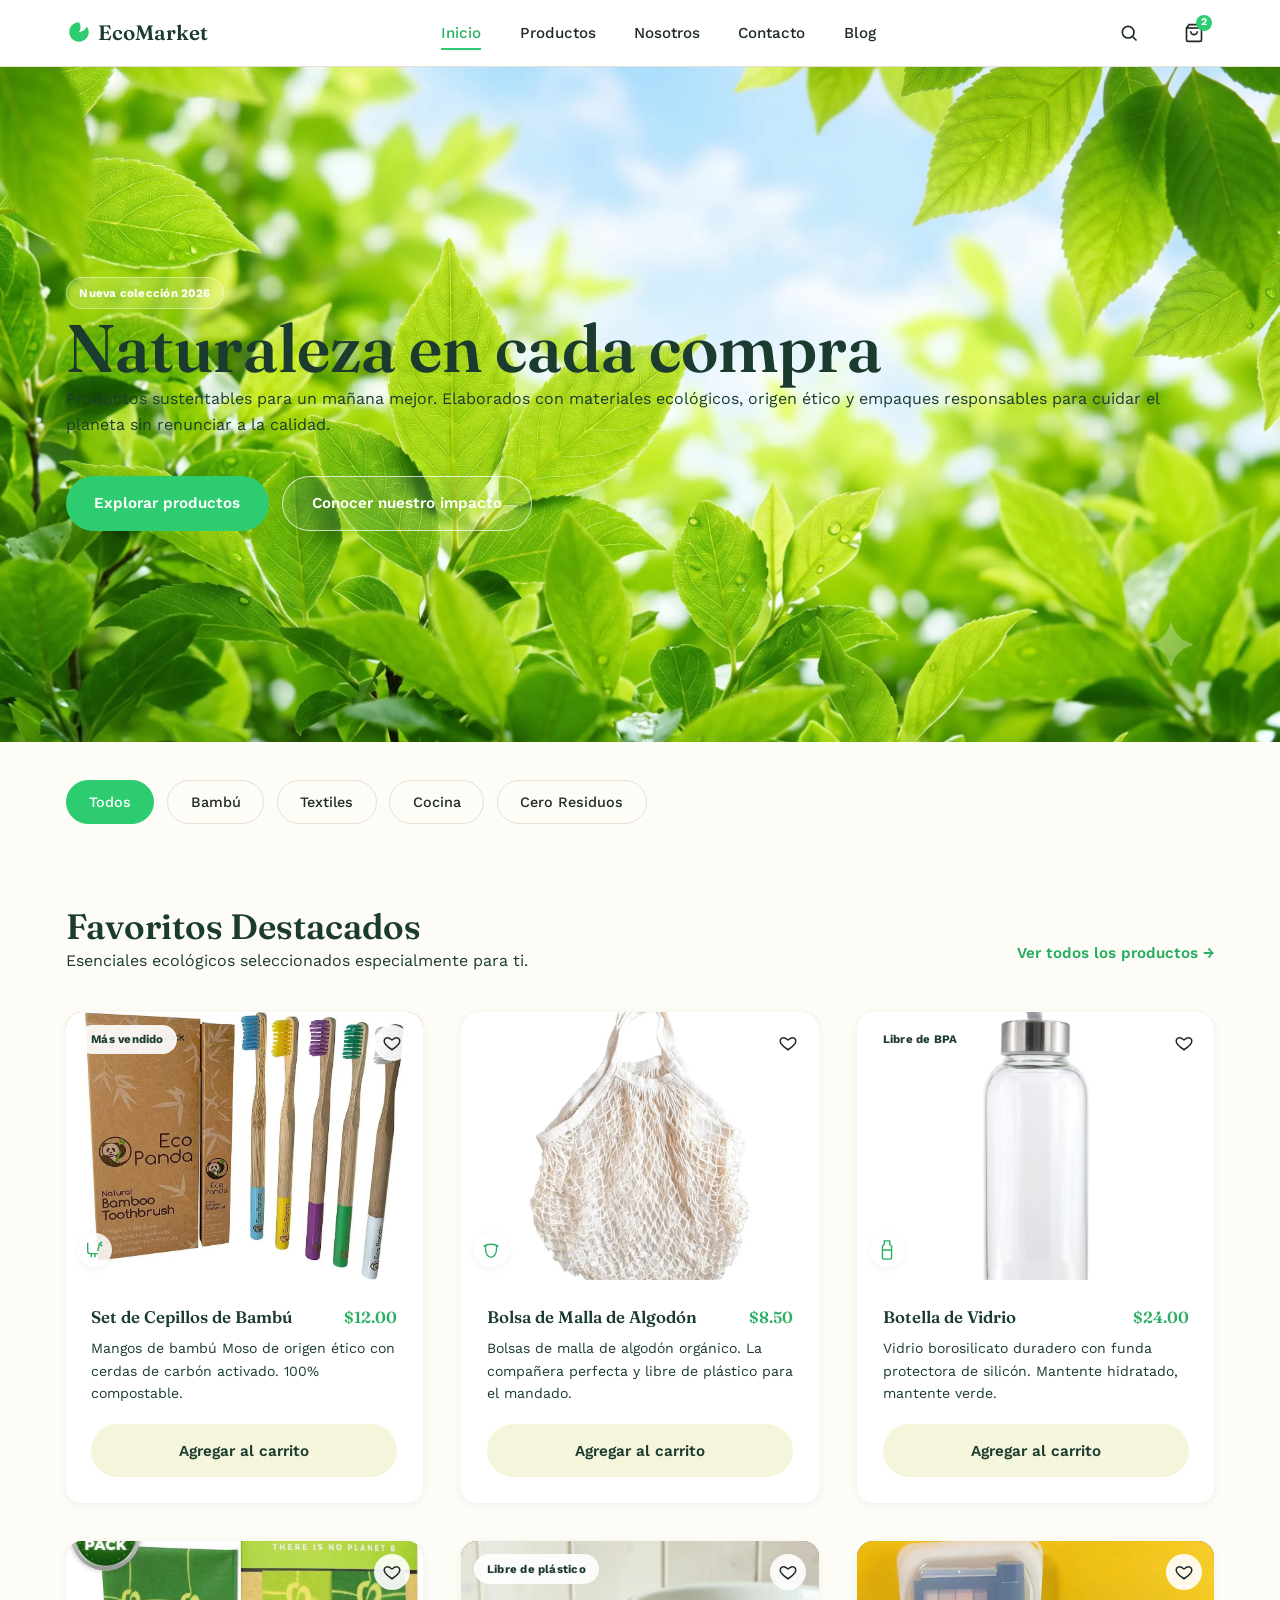
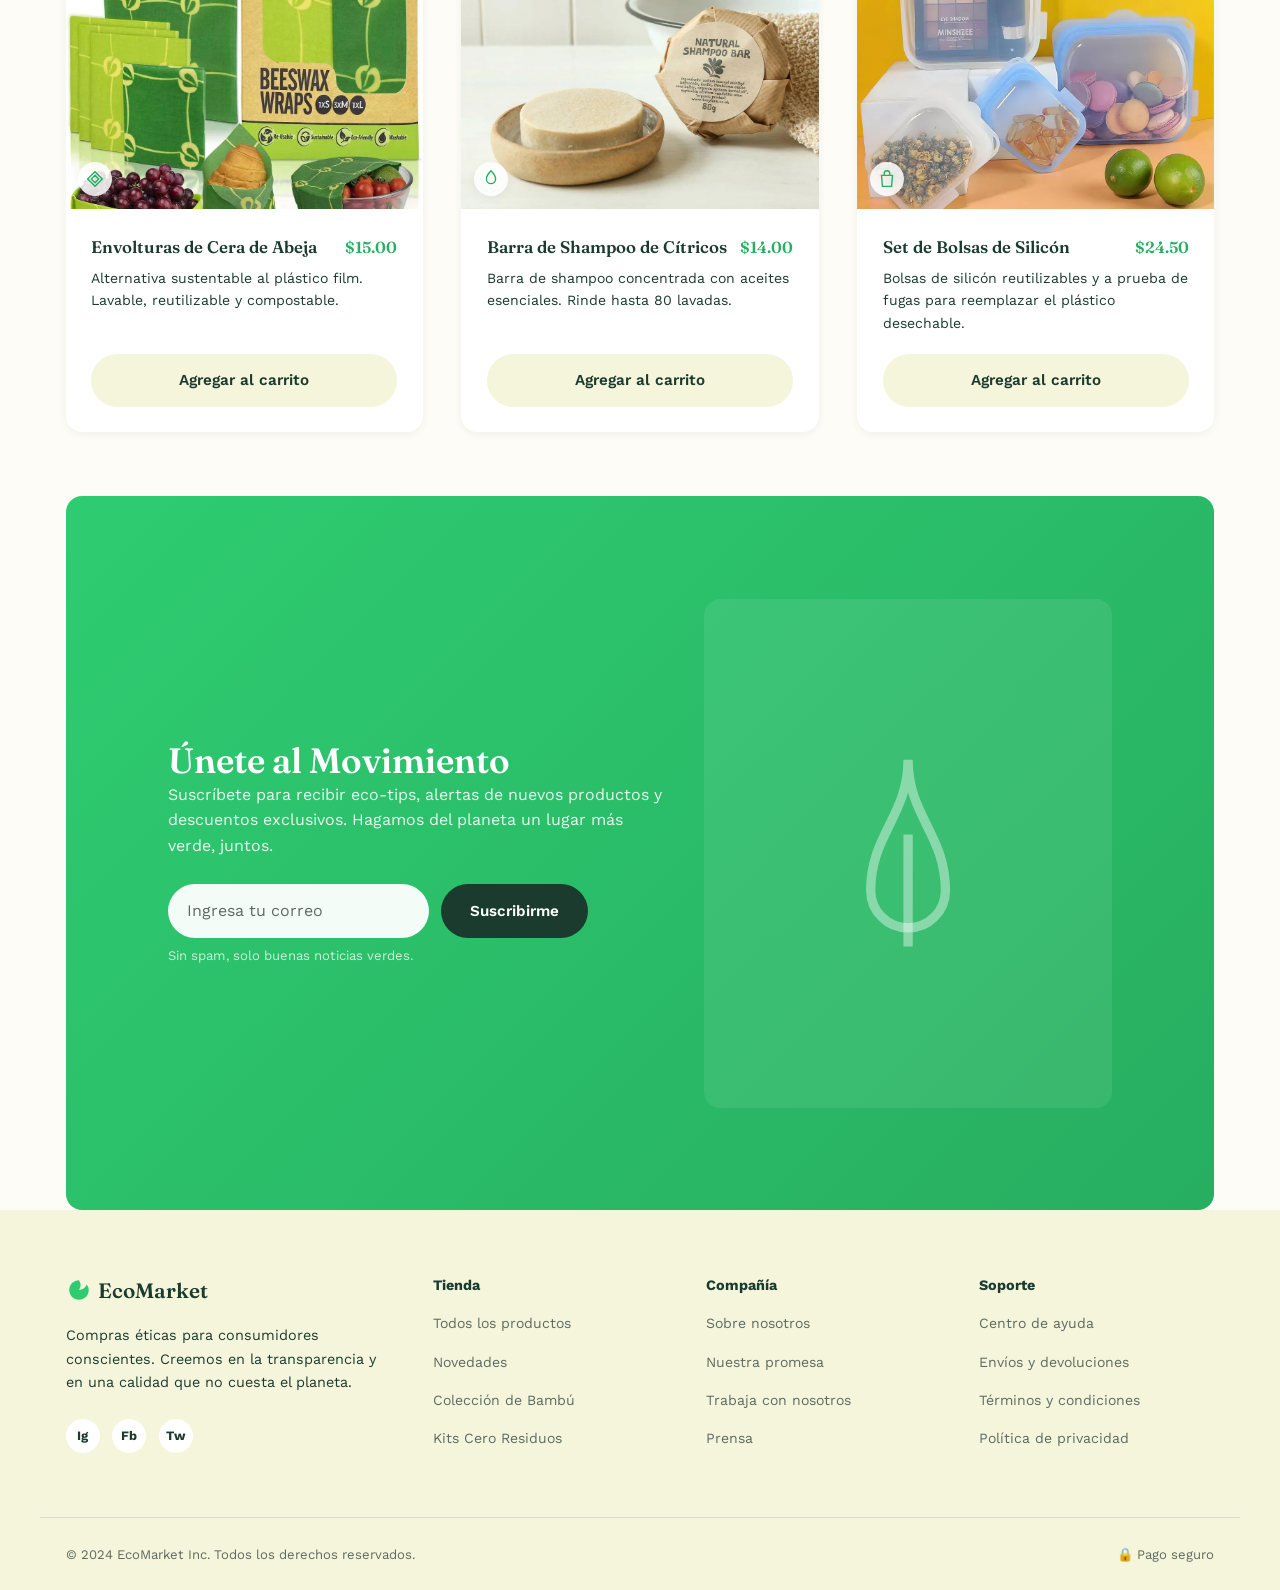
<file: index.html>
<!DOCTYPE html>
<html lang="es">
<head>
  <meta charset="UTF-8">
  <meta name="viewport" content="width=device-width, initial-scale=1.0">
  <title>EcoMarket — Compra responsable, vive sostenible</title>
  <meta name="description" content="EcoMarket: tienda en línea de productos ecológicos, reutilizables y sustentables.">

  <!-- Orden importa: main primero (variables/reset), luego layout,
       luego components, y animations al final para que pueda sobreescribir
       transiciones puntuales sin pelear especificidad -->
  <link rel="stylesheet" href="css/main.css">
  <link rel="stylesheet" href="css/layout.css">
  <link rel="stylesheet" href="css/components.css">
  <link rel="stylesheet" href="css/animations.css">
</head>
<body>

  <!-- ==================== HEADER ==================== -->
  <header class="header">
    <div class="container header__inner">
      <a href="index.html" class="logo">
        <svg class="logo__mark" viewBox="0 0 24 24" fill="currentColor" aria-hidden="true">
          <path d="M12 2C7 2 3 6 3 11c0 5 4 9 9 9s9-4 9-9c0-2-1-4-2-5-1 3-4 5-7 5 2-3 2-6 0-9z"/>
        </svg>
        EcoMarket
      </a>

      <nav class="nav" aria-label="Navegación principal">
        <ul class="nav__list">
          <li><a href="index.html" class="nav__link nav__link--active">Inicio</a></li>
          <li><a href="productos.html" class="nav__link">Productos</a></li>
          <li><a href="sobre-nosotros.html" class="nav__link">Nosotros</a></li>
          <li><a href="contacto.html" class="nav__link">Contacto</a></li>
          <li><a href="../blog_views/blog.html" class="nav__link">Blog</a></li>
        </ul>
      </nav>

      <div class="header__actions">
        <a href="#" class="icon-btn" aria-label="Buscar">
          <svg width="20" height="20" viewBox="0 0 24 24" fill="none" stroke="currentColor" stroke-width="2" aria-hidden="true">
            <circle cx="11" cy="11" r="7"/><line x1="21" y1="21" x2="16.65" y2="16.65"/>
          </svg>
        </a>
        <a href="#" class="icon-btn" aria-label="Carrito de compras">
          <svg width="20" height="20" viewBox="0 0 24 24" fill="none" stroke="currentColor" stroke-width="2" aria-hidden="true">
            <path d="M6 2 3 6v14a2 2 0 0 0 2 2h14a2 2 0 0 0 2-2V6l-3-4Z"/><path d="M3 6h18"/><path d="M16 10a4 4 0 0 1-8 0"/>
          </svg>
          <span class="icon-btn__badge">2</span>
        </a>
      </div>
    </div>
  </header>

  <main>
    <!-- ==================== HERO ==================== -->
    <section class="hero">

    <div class="container">

        <div class="hero__content">

            <span class="badge hero__badge">
                Nueva colección 2026
            </span>

            <h1 class="hero__title">
                Naturaleza en cada
                <span class="hero__highlight">
                    compra
                </span>
            </h1>

            <p class="hero__text">
                Productos sustentables para un mañana mejor. Elaborados con materiales ecológicos, origen ético y empaques responsables para cuidar el planeta sin renunciar a la calidad.
            </p>

            <div class="hero__actions">

                <a href="productos.html"
                    class="btn btn--primary">

                    Explorar productos

                </a>

                <a href="sobre-nosotros.html"
                    class="btn btn--outline">

                    Conocer nuestro impacto

                </a>

            </div>

        </div>

    </div>

</section>


    <!-- ==================== FILTROS ====================
         Truco CSS-only: radios ocultos + <label> visual. El primero
         viene "checked" por defecto para que "Todos" se vea activo
         al cargar la página. -->
    <section class="container filters" aria-label="Filtrar por categoría">
      <ul class="filters__list">
        <li>
          <input class="filter-pill__input" type="radio" name="filtro" id="f-todos" checked>
          <label class="filter-pill__label" for="f-todos">Todos</label>
        </li>
        <li>
          <input class="filter-pill__input" type="radio" name="filtro" id="f-bambu">
          <label class="filter-pill__label" for="f-bambu">Bambú</label>
        </li>
        <li>
          <input class="filter-pill__input" type="radio" name="filtro" id="f-textiles">
          <label class="filter-pill__label" for="f-textiles">Textiles</label>
        </li>
        <li>
          <input class="filter-pill__input" type="radio" name="filtro" id="f-cocina">
          <label class="filter-pill__label" for="f-cocina">Cocina</label>
        </li>
        <li>
          <input class="filter-pill__input" type="radio" name="filtro" id="f-zero">
          <label class="filter-pill__label" for="f-zero">Cero Residuos</label>
        </li>
      </ul>
    </section>

    <!-- ==================== PRODUCTOS DESTACADOS ==================== -->
    <section class="container section">
      <div class="section__header">
        <div>
          <h2>Favoritos Destacados</h2>
          <p>Esenciales ecológicos seleccionados especialmente para ti.</p>
        </div>
        <a href="productos.html" class="nav__link" style="font-weight:600; color: var(--color-green-700);">Ver todos los productos →</a>
      </div>

      <div class="product-grid">

        <!-- Card 1 -->
        <article class="card">
          <div class="card__media card__media--v1">
            <img class="card__media-img" src="img/cepillos de bambu1.webp" alt="Set de cepillos de bambú dentro de un frasco de vidrio">
            <span class="badge card__badge">Más vendido</span>
            <input class="favorite__input" type="checkbox" id="fav-1">
            <div class="favorite">
              <label class="favorite__label" for="fav-1" aria-label="Agregar a favoritos">
                <svg class="favorite__icon-outline" viewBox="0 0 24 24" fill="none" stroke="currentColor" stroke-width="2"><path d="M12 21s-7-4.35-9.5-8.5C.5 8.5 2.5 5 6 5c2 0 3.5 1 6 3 2.5-2 4-3 6-3 3.5 0 5.5 3.5 3.5 7.5C19 16.65 12 21 12 21z"/></svg>
                <svg class="favorite__icon-filled" viewBox="0 0 24 24" fill="currentColor"><path d="M12 21s-7-4.35-9.5-8.5C.5 8.5 2.5 5 6 5c2 0 3.5 1 6 3 2.5-2 4-3 6-3 3.5 0 5.5 3.5 3.5 7.5C19 16.65 12 21 12 21z"/></svg>
              </label>
            </div>
            <svg class="card__media-icon" viewBox="0 0 24 24" fill="none" stroke="currentColor" stroke-width="1.5"><path d="M4 4v9a3 3 0 0 0 3 3h1v4M9 16h6M12 16v4M17 5l3-2M17 5l-2 8M17 5l3 3"/></svg>
          </div>
          <div class="card__body">
            <div class="card__top-row">
              <h3 class="card__title">Set de Cepillos de Bambú</h3>
              <span class="card__price">$12.00</span>
            </div>
            <p class="card__desc">Mangos de bambú Moso de origen ético con cerdas de carbón activado. 100% compostable.</p>
            <a href="#" class="btn btn--ghost btn--block">Agregar al carrito</a>
          </div>
        </article>

        <!-- Card 2 -->
        <article class="card">
          <div class="card__media card__media--v2">
            <img class="card__media-img" src="img/bolsa reutilizable1.webp" alt="Bolsa de malla de algodón con frutas y verduras">
            <input class="favorite__input" type="checkbox" id="fav-2">
            <div class="favorite">
              <label class="favorite__label" for="fav-2" aria-label="Agregar a favoritos">
                <svg class="favorite__icon-outline" viewBox="0 0 24 24" fill="none" stroke="currentColor" stroke-width="2"><path d="M12 21s-7-4.35-9.5-8.5C.5 8.5 2.5 5 6 5c2 0 3.5 1 6 3 2.5-2 4-3 6-3 3.5 0 5.5 3.5 3.5 7.5C19 16.65 12 21 12 21z"/></svg>
                <svg class="favorite__icon-filled" viewBox="0 0 24 24" fill="currentColor"><path d="M12 21s-7-4.35-9.5-8.5C.5 8.5 2.5 5 6 5c2 0 3.5 1 6 3 2.5-2 4-3 6-3 3.5 0 5.5 3.5 3.5 7.5C19 16.65 12 21 12 21z"/></svg>
              </label>
            </div>
            <svg class="card__media-icon" viewBox="0 0 24 24" fill="none" stroke="currentColor" stroke-width="1.5"><path d="M4 8c4-3 12-3 16 0M6 8v3c0 5 2.5 9 6 9s6-4 6-9V8"/></svg>
          </div>
          <div class="card__body">
            <div class="card__top-row">
              <h3 class="card__title">Bolsa de Malla de Algodón</h3>
              <span class="card__price">$8.50</span>
            </div>
            <p class="card__desc">Bolsas de malla de algodón orgánico. La compañera perfecta y libre de plástico para el mandado.</p>
            <a href="#" class="btn btn--ghost btn--block">Agregar al carrito</a>
          </div>
        </article>

        <!-- Card 3 -->
        <article class="card">
          <div class="card__media card__media--v3">
            <img class="card__media-img" src="img/botella de vidrio1.webp" alt="Botella de vidrio con funda protectora de silicón">
            <span class="badge card__badge">Libre de BPA</span>
            <input class="favorite__input" type="checkbox" id="fav-3">
            <div class="favorite">
              <label class="favorite__label" for="fav-3" aria-label="Agregar a favoritos">
                <svg class="favorite__icon-outline" viewBox="0 0 24 24" fill="none" stroke="currentColor" stroke-width="2"><path d="M12 21s-7-4.35-9.5-8.5C.5 8.5 2.5 5 6 5c2 0 3.5 1 6 3 2.5-2 4-3 6-3 3.5 0 5.5 3.5 3.5 7.5C19 16.65 12 21 12 21z"/></svg>
                <svg class="favorite__icon-filled" viewBox="0 0 24 24" fill="currentColor"><path d="M12 21s-7-4.35-9.5-8.5C.5 8.5 2.5 5 6 5c2 0 3.5 1 6 3 2.5-2 4-3 6-3 3.5 0 5.5 3.5 3.5 7.5C19 16.65 12 21 12 21z"/></svg>
              </label>
            </div>
            <svg class="card__media-icon" viewBox="0 0 24 24" fill="none" stroke="currentColor" stroke-width="1.5"><path d="M9 2h6v4l2 2v12a2 2 0 0 1-2 2H9a2 2 0 0 1-2-2V8l2-2Z"/><path d="M7 12h10"/></svg>
          </div>
          <div class="card__body">
            <div class="card__top-row">
              <h3 class="card__title">Botella de Vidrio</h3>
              <span class="card__price">$24.00</span>
            </div>
            <p class="card__desc">Vidrio borosilicato duradero con funda protectora de silicón. Mantente hidratado, mantente verde.</p>
            <a href="#" class="btn btn--ghost btn--block">Agregar al carrito</a>
          </div>
        </article>

        <!-- Card 4 -->
        <article class="card">
          <div class="card__media card__media--v4">
            <img class="card__media-img" src="img/envolturas de cera2.webp" alt="Envolturas de cera de abeja sobre una tabla de madera">
            <input class="favorite__input" type="checkbox" id="fav-4">
            <div class="favorite">
              <label class="favorite__label" for="fav-4" aria-label="Agregar a favoritos">
                <svg class="favorite__icon-outline" viewBox="0 0 24 24" fill="none" stroke="currentColor" stroke-width="2"><path d="M12 21s-7-4.35-9.5-8.5C.5 8.5 2.5 5 6 5c2 0 3.5 1 6 3 2.5-2 4-3 6-3 3.5 0 5.5 3.5 3.5 7.5C19 16.65 12 21 12 21z"/></svg>
                <svg class="favorite__icon-filled" viewBox="0 0 24 24" fill="currentColor"><path d="M12 21s-7-4.35-9.5-8.5C.5 8.5 2.5 5 6 5c2 0 3.5 1 6 3 2.5-2 4-3 6-3 3.5 0 5.5 3.5 3.5 7.5C19 16.65 12 21 12 21z"/></svg>
              </label>
            </div>
            <svg class="card__media-icon" viewBox="0 0 24 24" fill="none" stroke="currentColor" stroke-width="1.5"><path d="M4 12 12 4l8 8-8 8-8-8Z"/><path d="M8 12l4-4 4 4-4 4-4-4Z"/></svg>
          </div>
          <div class="card__body">
            <div class="card__top-row">
              <h3 class="card__title">Envolturas de Cera de Abeja</h3>
              <span class="card__price">$15.00</span>
            </div>
            <p class="card__desc">Alternativa sustentable al plástico film. Lavable, reutilizable y compostable.</p>
            <a href="#" class="btn btn--ghost btn--block">Agregar al carrito</a>
          </div>
        </article>

        <!-- Card 5 -->
        <article class="card">
          <div class="card__media card__media--v5">
            <img class="card__media-img" src="img/shampu solido2.webp" alt="Barra de shampoo de cítricos junto a un dispensador">
            <span class="badge card__badge">Libre de plástico</span>
            <input class="favorite__input" type="checkbox" id="fav-5">
            <div class="favorite">
              <label class="favorite__label" for="fav-5" aria-label="Agregar a favoritos">
                <svg class="favorite__icon-outline" viewBox="0 0 24 24" fill="none" stroke="currentColor" stroke-width="2"><path d="M12 21s-7-4.35-9.5-8.5C.5 8.5 2.5 5 6 5c2 0 3.5 1 6 3 2.5-2 4-3 6-3 3.5 0 5.5 3.5 3.5 7.5C19 16.65 12 21 12 21z"/></svg>
                <svg class="favorite__icon-filled" viewBox="0 0 24 24" fill="currentColor"><path d="M12 21s-7-4.35-9.5-8.5C.5 8.5 2.5 5 6 5c2 0 3.5 1 6 3 2.5-2 4-3 6-3 3.5 0 5.5 3.5 3.5 7.5C19 16.65 12 21 12 21z"/></svg>
              </label>
            </div>
            <svg class="card__media-icon" viewBox="0 0 24 24" fill="none" stroke="currentColor" stroke-width="1.5"><path d="M12 3c3 3 5 6 5 9a5 5 0 0 1-10 0c0-3 2-6 5-9Z"/></svg>
          </div>
          <div class="card__body">
            <div class="card__top-row">
              <h3 class="card__title">Barra de Shampoo de Cítricos</h3>
              <span class="card__price">$14.00</span>
            </div>
            <p class="card__desc">Barra de shampoo concentrada con aceites esenciales. Rinde hasta 80 lavadas.</p>
            <a href="#" class="btn btn--ghost btn--block">Agregar al carrito</a>
          </div>
        </article>

        <!-- Card 6 -->
        <article class="card">
          <div class="card__media card__media--v6">
            <img class="card__media-img" src="img/bolsa silicona2.webp" alt="Set de bolsas de silicón reutilizables con vegetales adentro">
            <input class="favorite__input" type="checkbox" id="fav-6">
            <div class="favorite">
              <label class="favorite__label" for="fav-6" aria-label="Agregar a favoritos">
                <svg class="favorite__icon-outline" viewBox="0 0 24 24" fill="none" stroke="currentColor" stroke-width="2"><path d="M12 21s-7-4.35-9.5-8.5C.5 8.5 2.5 5 6 5c2 0 3.5 1 6 3 2.5-2 4-3 6-3 3.5 0 5.5 3.5 3.5 7.5C19 16.65 12 21 12 21z"/></svg>
                <svg class="favorite__icon-filled" viewBox="0 0 24 24" fill="currentColor"><path d="M12 21s-7-4.35-9.5-8.5C.5 8.5 2.5 5 6 5c2 0 3.5 1 6 3 2.5-2 4-3 6-3 3.5 0 5.5 3.5 3.5 7.5C19 16.65 12 21 12 21z"/></svg>
              </label>
            </div>
            <svg class="card__media-icon" viewBox="0 0 24 24" fill="none" stroke="currentColor" stroke-width="1.5"><path d="M6 8h12l-1 12H7L6 8Z"/><path d="M9 8V6a3 3 0 0 1 6 0v2"/></svg>
          </div>
          <div class="card__body">
            <div class="card__top-row">
              <h3 class="card__title">Set de Bolsas de Silicón</h3>
              <span class="card__price">$24.50</span>
            </div>
            <p class="card__desc">Bolsas de silicón reutilizables y a prueba de fugas para reemplazar el plástico desechable.</p>
            <a href="#" class="btn btn--ghost btn--block">Agregar al carrito</a>
          </div>
        </article>

      </div>
    </section>

    <!-- ==================== NEWSLETTER ==================== -->
    <section class="container">
      <div class="newsletter">
        <div>
          <h2 class="newsletter__title">Únete al Movimiento</h2>
          <p class="newsletter__text">
            Suscríbete para recibir eco-tips, alertas de nuevos productos y descuentos exclusivos.
            Hagamos del planeta un lugar más verde, juntos.
          </p>
          <form class="newsletter__form">
            <label for="newsletter-email" class="sr-only" style="position:absolute; left:-9999px;">Correo electrónico</label>
            <input class="newsletter__input" type="email" id="newsletter-email" placeholder="Ingresa tu correo" required>
            <button type="submit" class="btn btn--primary" style="background-color:#1b3b2f;">Suscribirme</button>
          </form>
          <p class="newsletter__note">Sin spam, solo buenas noticias verdes.</p>
        </div>
        <div class="newsletter__art" aria-hidden="true">
          <svg viewBox="0 0 24 24" fill="none" stroke="currentColor" stroke-width="1">
            <path d="M12 2c0 6-4 8-4 14a4 4 0 0 0 8 0c0-6-4-8-4-14Z"/>
            <path d="M12 22V10"/>
          </svg>
        </div>
      </div>
    </section>
  </main>

  <!-- ==================== FOOTER ==================== -->
  <footer class="footer">
    <div class="container footer__grid">
      <div>
        <a href="index.html" class="logo">
          <svg class="logo__mark" viewBox="0 0 24 24" fill="currentColor" aria-hidden="true">
            <path d="M12 2C7 2 3 6 3 11c0 5 4 9 9 9s9-4 9-9c0-2-1-4-2-5-1 3-4 5-7 5 2-3 2-6 0-9z"/>
          </svg>
          EcoMarket
        </a>
        <p class="footer__about" style="margin-top: var(--space-2);">
          Compras éticas para consumidores conscientes. Creemos en la transparencia
          y en una calidad que no cuesta el planeta.
        </p>
        <ul class="social-list" aria-label="Redes sociales">
          <li><a href="#" class="social-icon" aria-label="Instagram">Ig</a></li>
          <li><a href="#" class="social-icon" aria-label="Facebook">Fb</a></li>
          <li><a href="#" class="social-icon" aria-label="Twitter">Tw</a></li>
        </ul>
      </div>

      <div>
        <h4 class="footer__col-title">Tienda</h4>
        <ul class="footer__link-list">
          <li><a href="#" class="footer__link">Todos los productos</a></li>
          <li><a href="#" class="footer__link">Novedades</a></li>
          <li><a href="#" class="footer__link">Colección de Bambú</a></li>
          <li><a href="#" class="footer__link">Kits Cero Residuos</a></li>
        </ul>
      </div>

      <div>
        <h4 class="footer__col-title">Compañía</h4>
        <ul class="footer__link-list">
          <li><a href="sobre-nosotros.html" class="footer__link">Sobre nosotros</a></li>
          <li><a href="#" class="footer__link">Nuestra promesa</a></li>
          <li><a href="#" class="footer__link">Trabaja con nosotros</a></li>
          <li><a href="#" class="footer__link">Prensa</a></li>
        </ul>
      </div>

      <div>
        <h4 class="footer__col-title">Soporte</h4>
        <ul class="footer__link-list">
          <li><a href="contacto.html" class="footer__link">Centro de ayuda</a></li>
          <li><a href="#" class="footer__link">Envíos y devoluciones</a></li>
          <li><a href="#" class="footer__link">Términos y condiciones</a></li>
          <li><a href="#" class="footer__link">Política de privacidad</a></li>
        </ul>
      </div>
    </div>

    <div class="container footer__bottom">
      <p>© 2024 EcoMarket Inc. Todos los derechos reservados.</p>
      <span class="secure">🔒 Pago seguro</span>
    </div>
  </footer>

</body>
</html>
</file>
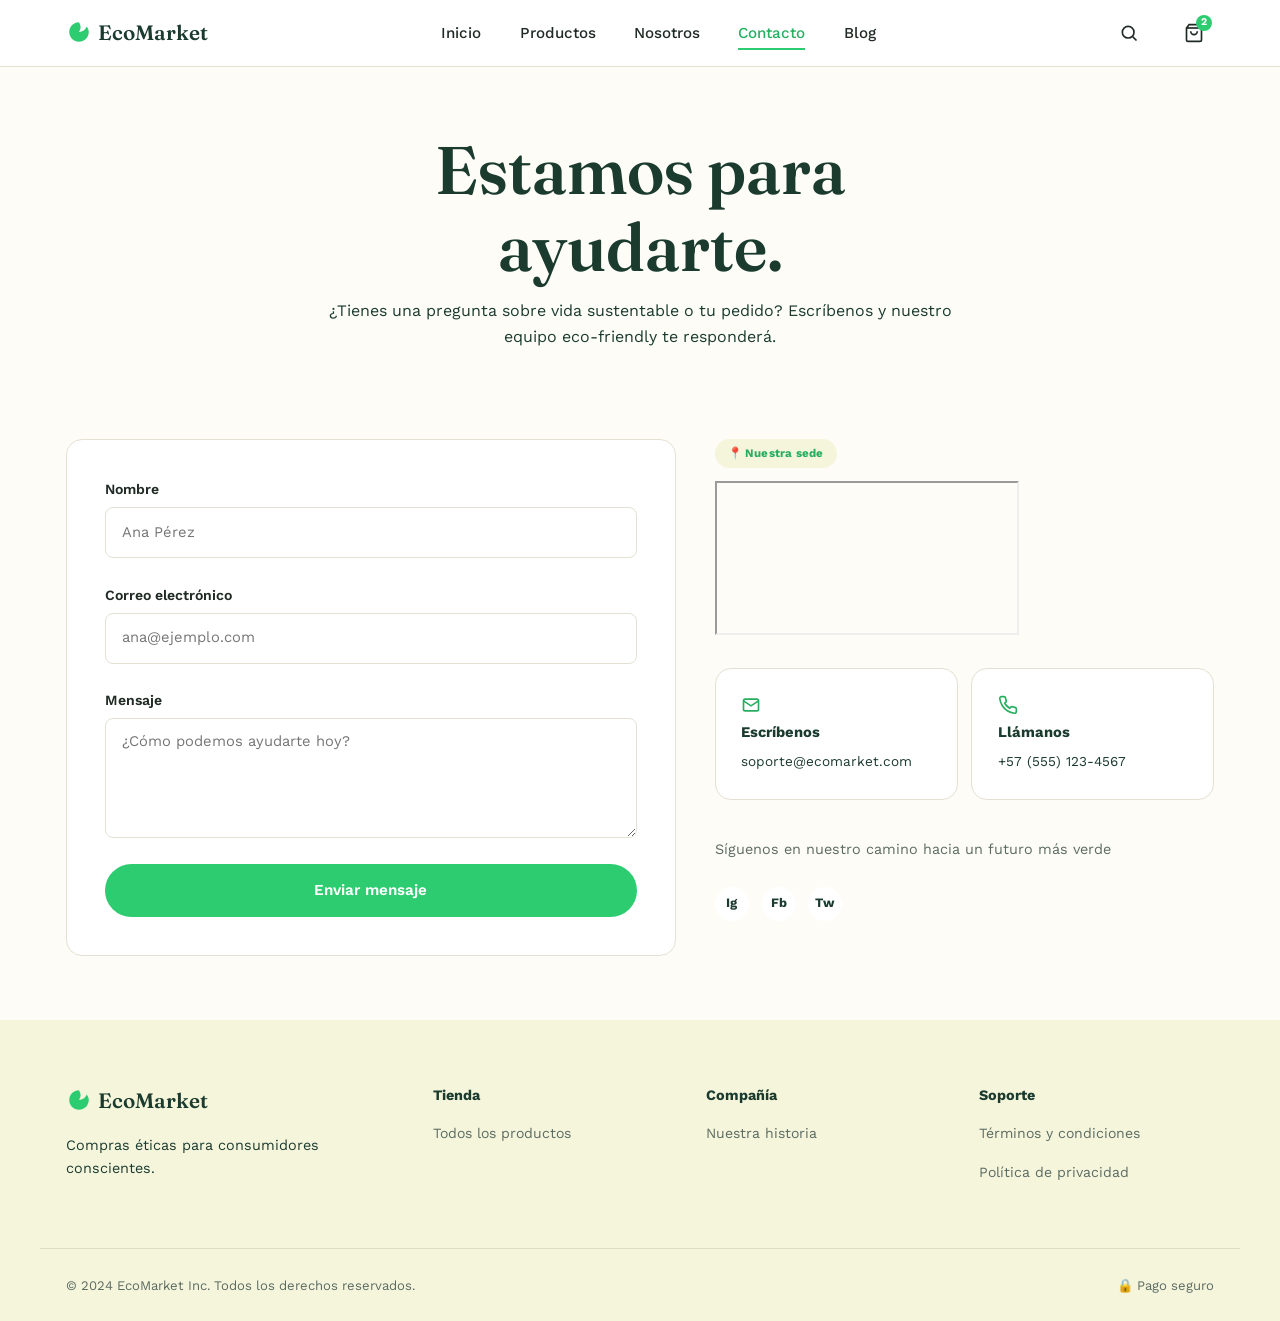
<file: contacto.html>
<!DOCTYPE html>
<html lang="es">
<head>
  <meta charset="UTF-8">
  <meta name="viewport" content="width=device-width, initial-scale=1.0">
  <title>Contacto — EcoMarket</title>
  <meta name="description" content="Contáctanos: EcoMarket está aquí para ayudarte.">

  <link rel="stylesheet" href="./css/main.css">
  <link rel="stylesheet" href="./css/layout.css">
  <link rel="stylesheet" href="./css/components.css">
  <link rel="stylesheet" href="./css/animations.css">
</head>
<body>

  <!-- ==================== HEADER ==================== -->
  <header class="header">
    <div class="container header__inner">
      <a href="index.html" class="logo">
        <svg class="logo__mark" viewBox="0 0 24 24" fill="currentColor" aria-hidden="true">
          <path d="M12 2C7 2 3 6 3 11c0 5 4 9 9 9s9-4 9-9c0-2-1-4-2-5-1 3-4 5-7 5 2-3 2-6 0-9z"/>
        </svg>
        EcoMarket
      </a>
      <nav class="nav" aria-label="Navegación principal">
        <ul class="nav__list">
          <li><a href="index.html" class="nav__link">Inicio</a></li>
          <li><a href="productos.html" class="nav__link">Productos</a></li>
          <li><a href="sobre-nosotros.html" class="nav__link">Nosotros</a></li>
          <li><a href="contacto.html" class="nav__link nav__link--active">Contacto</a></li>
          <li><a href="../blog_views/blog.html" class="nav__link">Blog</a></li>
        </ul>
      </nav>
      <div class="header__actions">
        <a href="#" class="icon-btn" aria-label="Buscar">
          <svg width="20" height="20" viewBox="0 0 24 24" fill="none" stroke="currentColor" stroke-width="2" aria-hidden="true">
            <circle cx="11" cy="11" r="7"/><line x1="21" y1="21" x2="16.65" y2="16.65"/>
          </svg>
        </a>
        <a href="#" class="icon-btn" aria-label="Carrito de compras">
          <svg width="20" height="20" viewBox="0 0 24 24" fill="none" stroke="currentColor" stroke-width="2" aria-hidden="true">
            <path d="M6 2 3 6v14a2 2 0 0 0 2 2h14a2 2 0 0 0 2-2V6l-3-4Z"/><path d="M3 6h18"/><path d="M16 10a4 4 0 0 1-8 0"/>
          </svg>
          <span class="icon-btn__badge">2</span>
        </a>
      </div>
    </div>
  </header>

  <main class="container">
    <div style="text-align:center; padding-block: var(--space-5) var(--space-3); max-width:640px; margin-inline:auto;">
      <h1>Estamos para ayudarte.</h1>
      <p style="margin-top: var(--space-2);">
        ¿Tienes una pregunta sobre vida sustentable o tu pedido? Escríbenos y nuestro equipo eco-friendly te responderá.
      </p>
    </div>

    <div class="contact-layout">

      <!-- ==================== FORMULARIO INTELIGENTE ==================== -->
      <form class="contact-form" style="background: var(--color-surface); border: 1px solid var(--color-border); border-radius: var(--radius-md); padding: var(--space-4);" novalidate>
        <div class="field">
          <label class="field__label" for="name">Nombre</label>
          <!-- placeholder=" " (con espacio) es necesario para que
               :placeholder-shown funcione incluso sin placeholder visible -->
          <input type="text" id="name" name="name" placeholder="Ana Pérez" required minlength="2">
        </div>

        <div class="field">
          <label class="field__label" for="email">Correo electrónico</label>
          <input type="email" id="email" name="email" placeholder="ana@ejemplo.com" required>
        </div>

        <div class="field">
          <label class="field__label" for="message">Mensaje</label>
          <textarea id="message" name="message" placeholder="¿Cómo podemos ayudarte hoy?" required minlength="10"></textarea>
        </div>

        <button type="submit" class="btn btn--primary btn--block">Enviar mensaje</button>
      </form>

      <!-- ==================== INFO / MAPA ==================== -->
      <div>
        <p class="badge" style="background: var(--color-beige); color: var(--color-green-700); margin-bottom: var(--space-2);">📍 Nuestra sede</p>

        <div class="contact-map__wrapper">
          <iframe 
          class="contact-map__iframe"
          src="https://maps.google.com/maps?q=Calle%2035%20%23%208%20-%2033%20barrio%20Alfonso%20Lopez%20Bucaramanga,%20Colombia&t=&z=15&ie=UTF8&iwloc=&output=embed"
          allowfullscreen="" 
          loading="lazy" 
          referrerpolicy="no-referrer-when-downgrade">
                            </iframe>
        </div>

        <div class="contact-info__cards" style="margin-top: var(--space-3);">
          <div class="info-card">
            <svg viewBox="0 0 24 24" fill="none" stroke="currentColor" stroke-width="2"><rect x="3" y="5" width="18" height="14" rx="2"/><path d="m3 7 9 6 9-6"/></svg>
            <p class="info-card__title">Escríbenos</p>
            <p class="info-card__value">soporte@ecomarket.com</p>
          </div>
          <div class="info-card">
            <svg viewBox="0 0 24 24" fill="none" stroke="currentColor" stroke-width="2"><path d="M22 16.92v3a2 2 0 0 1-2.18 2 19.79 19.79 0 0 1-8.63-3.07 19.5 19.5 0 0 1-6-6 19.79 19.79 0 0 1-3.07-8.67A2 2 0 0 1 4.11 2h3a2 2 0 0 1 2 1.72c.127.96.361 1.903.7 2.81a2 2 0 0 1-.45 2.11L8.09 9.91a16 16 0 0 0 6 6l1.27-1.27a2 2 0 0 1 2.11-.45c.907.339 1.85.573 2.81.7A2 2 0 0 1 22 16.92Z"/></svg>
            <p class="info-card__title">Llámanos</p>
            <p class="info-card__value">+57 (555) 123-4567</p>
          </div>
        </div>

        <p style="margin-top: var(--space-4); font-size:0.9rem; color: var(--color-text-muted);">Síguenos en nuestro camino hacia un futuro más verde</p>
        <ul class="social-list">
          <li><a href="#" class="social-icon" aria-label="Instagram">Ig</a></li>
          <li><a href="#" class="social-icon" aria-label="Facebook">Fb</a></li>
          <li><a href="#" class="social-icon" aria-label="Twitter">Tw</a></li>
        </ul>
      </div>
    </div>
  </main>

  <!-- ==================== FOOTER ==================== -->
  <footer class="footer">
    <div class="container footer__grid">
      <div>
        <a href="index.html" class="logo">
          <svg class="logo__mark" viewBox="0 0 24 24" fill="currentColor" aria-hidden="true">
            <path d="M12 2C7 2 3 6 3 11c0 5 4 9 9 9s9-4 9-9c0-2-1-4-2-5-1 3-4 5-7 5 2-3 2-6 0-9z"/>
          </svg>
          EcoMarket
        </a>
        <p class="footer__about" style="margin-top: var(--space-2);">Compras éticas para consumidores conscientes.</p>
      </div>
      <div>
        <h4 class="footer__col-title">Tienda</h4>
        <ul class="footer__link-list">
          <li><a href="productos.html" class="footer__link">Todos los productos</a></li>
        </ul>
      </div>
      <div>
        <h4 class="footer__col-title">Compañía</h4>
        <ul class="footer__link-list">
          <li><a href="sobre-nosotros.html" class="footer__link">Nuestra historia</a></li>
        </ul>
      </div>
      <div>
        <h4 class="footer__col-title">Soporte</h4>
        <ul class="footer__link-list">
          <li><a href="#" class="footer__link">Términos y condiciones</a></li>
          <li><a href="#" class="footer__link">Política de privacidad</a></li>
        </ul>
      </div>
    </div>
    <div class="container footer__bottom">
      <p>© 2024 EcoMarket Inc. Todos los derechos reservados.</p>
      <span class="secure">🔒 Pago seguro</span>
    </div>
  </footer>

</body>
</html>
</file>
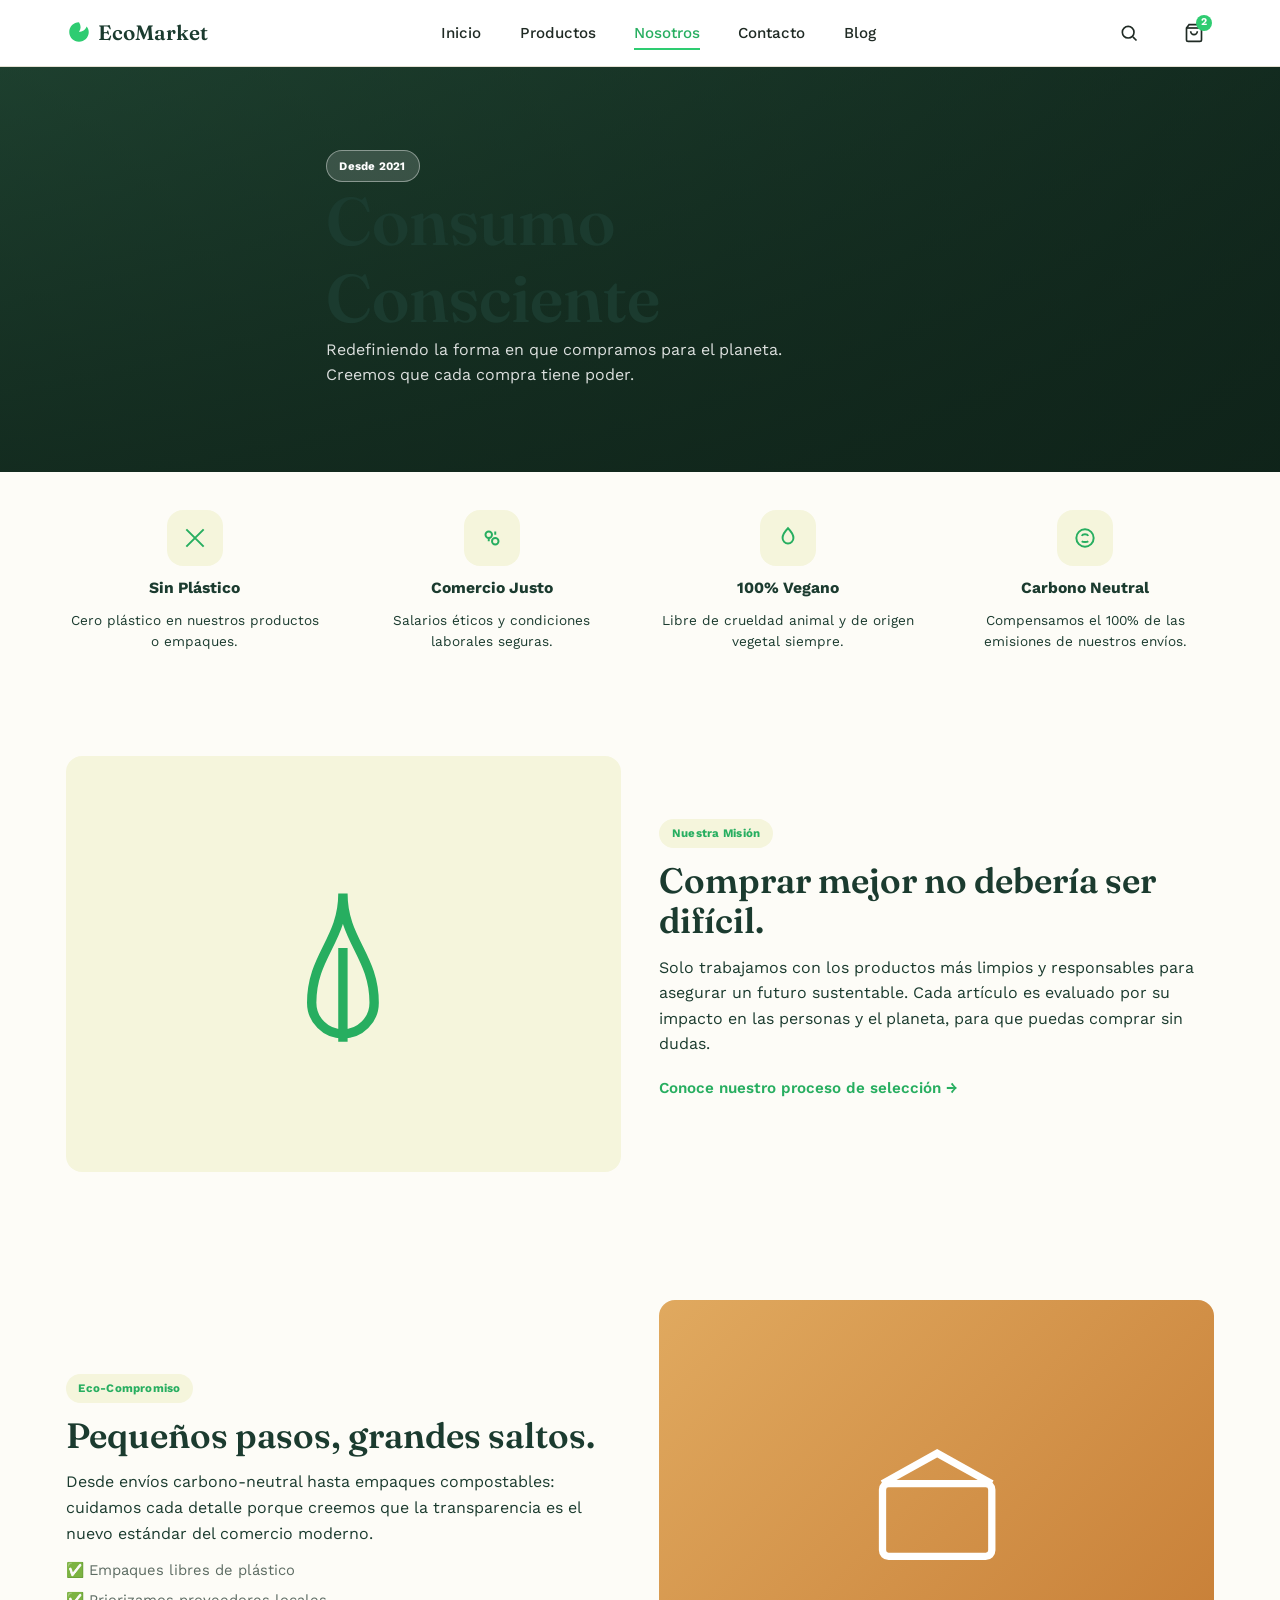
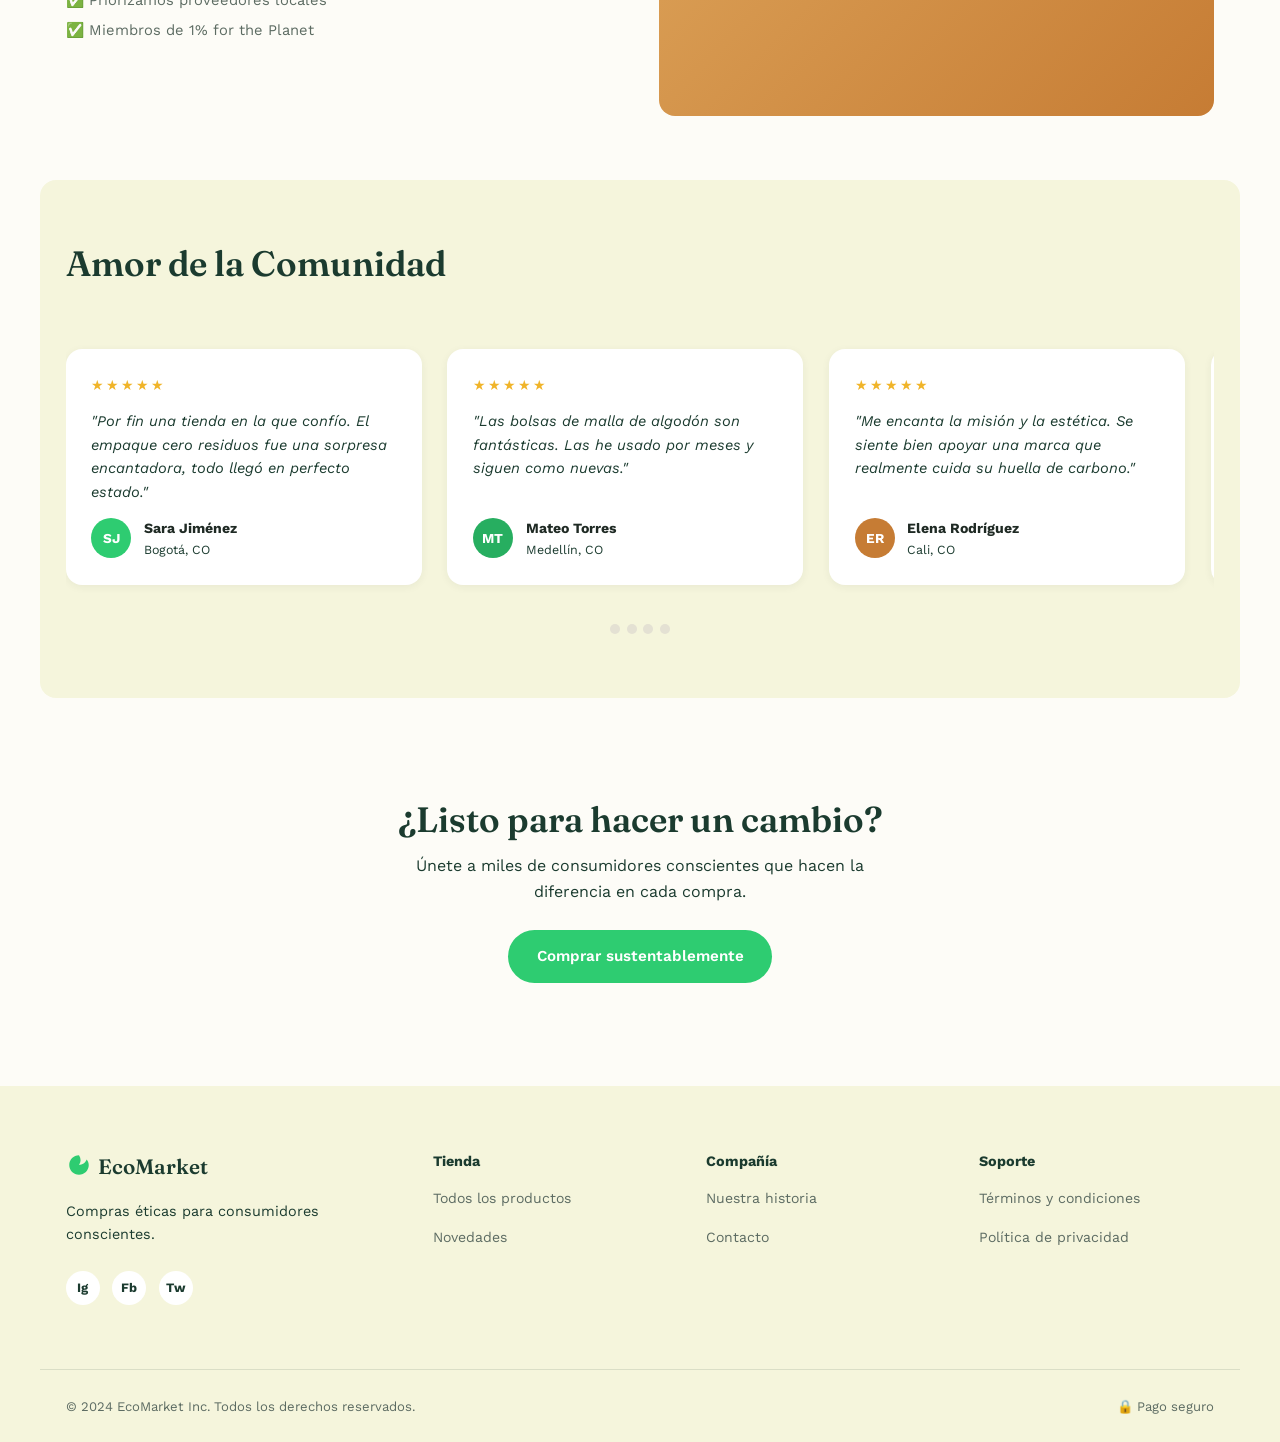
<file: sobre-nosotros.html>
<!DOCTYPE html>
<html lang="es">
<head>
  <meta charset="UTF-8">
  <meta name="viewport" content="width=device-width, initial-scale=1.0">
  <title>Sobre Nosotros — EcoMarket</title>
  <meta name="description" content="Conoce la misión, valores y comunidad de EcoMarket.">

  <link rel="stylesheet" href="./css/main.css">
  <link rel="stylesheet" href="./css/layout.css">
  <link rel="stylesheet" href="./css/components.css">
  <link rel="stylesheet" href="./css/animations.css">
</head>
<body>

  <!-- ==================== HEADER ==================== -->
  <header class="header">
    <div class="container header__inner">
      <a href="index.html" class="logo">
        <svg class="logo__mark" viewBox="0 0 24 24" fill="currentColor" aria-hidden="true">
          <path d="M12 2C7 2 3 6 3 11c0 5 4 9 9 9s9-4 9-9c0-2-1-4-2-5-1 3-4 5-7 5 2-3 2-6 0-9z"/>
        </svg>
        EcoMarket
      </a>
      <nav class="nav" aria-label="Navegación principal">
        <ul class="nav__list">
          <li><a href="index.html" class="nav__link">Inicio</a></li>
          <li><a href="productos.html" class="nav__link">Productos</a></li>
          <li><a href="sobre-nosotros.html" class="nav__link nav__link--active">Nosotros</a></li>
          <li><a href="contacto.html" class="nav__link">Contacto</a></li>
          <li><a href="../blog_views/blog.html" class="nav__link">Blog</a></li>
        </ul>
      </nav>
      <div class="header__actions">
        <a href="#" class="icon-btn" aria-label="Buscar">
          <svg width="20" height="20" viewBox="0 0 24 24" fill="none" stroke="currentColor" stroke-width="2" aria-hidden="true">
            <circle cx="11" cy="11" r="7"/><line x1="21" y1="21" x2="16.65" y2="16.65"/>
          </svg>
        </a>
        <a href="#" class="icon-btn" aria-label="Carrito de compras">
          <svg width="20" height="20" viewBox="0 0 24 24" fill="none" stroke="currentColor" stroke-width="2" aria-hidden="true">
            <path d="M6 2 3 6v14a2 2 0 0 0 2 2h14a2 2 0 0 0 2-2V6l-3-4Z"/><path d="M3 6h18"/><path d="M16 10a4 4 0 0 1-8 0"/>
          </svg>
          <span class="icon-btn__badge">2</span>
        </a>
      </div>
    </div>
  </header>

  <main>
    <!-- ==================== INTRO ==================== -->
    <section class="hero" style="min-height:45vh; background: linear-gradient(180deg, rgba(15,35,25,.5), rgba(15,35,25,.8)), linear-gradient(135deg, #2c5c44, #10261c);">
      <div class="container hero__content" style="max-width:680px;">
        <span class="badge hero__badge">Desde 2021</span>
        <h1>Consumo Consciente</h1>
        <p style="color: rgba(255,255,255,.85); max-width:520px;">
          Redefiniendo la forma en que compramos para el planeta. Creemos que cada compra tiene poder.
        </p>
      </div>
    </section>

    <!-- ==================== PRINCIPIOS ECOLÓGICOS ==================== -->
    <section class="container">
      <div class="principles-grid">
        <div class="principle">
          <div class="principle__icon">
            <svg viewBox="0 0 24 24" fill="none" stroke="currentColor" stroke-width="1.8"><path d="M4 4l16 16M20 4 4 20"/></svg>
          </div>
          <h3 class="principle__title">Sin Plástico</h3>
          <p class="principle__desc">Cero plástico en nuestros productos o empaques.</p>
        </div>
        <div class="principle">
          <div class="principle__icon">
            <svg viewBox="0 0 24 24" fill="none" stroke="currentColor" stroke-width="1.8"><circle cx="9" cy="9" r="3"/><circle cx="15" cy="15" r="3"/><path d="M9 12v3M15 9V6"/></svg>
          </div>
          <h3 class="principle__title">Comercio Justo</h3>
          <p class="principle__desc">Salarios éticos y condiciones laborales seguras.</p>
        </div>
        <div class="principle">
          <div class="principle__icon">
            <svg viewBox="0 0 24 24" fill="none" stroke="currentColor" stroke-width="1.8"><path d="M12 3c3 3 5 6 5 9a5 5 0 0 1-10 0c0-3 2-6 5-9Z"/></svg>
          </div>
          <h3 class="principle__title">100% Vegano</h3>
          <p class="principle__desc">Libre de crueldad animal y de origen vegetal siempre.</p>
        </div>
        <div class="principle">
          <div class="principle__icon">
            <svg viewBox="0 0 24 24" fill="none" stroke="currentColor" stroke-width="1.8"><circle cx="12" cy="12" r="8"/><path d="M9 10c1-2 5-2 6 0M9 15c1 1 5 1 6 0"/></svg>
          </div>
          <h3 class="principle__title">Carbono Neutral</h3>
          <p class="principle__desc">Compensamos el 100% de las emisiones de nuestros envíos.</p>
        </div>
      </div>
    </section>

    <!-- ==================== HISTORIA (Flexbox) ==================== -->
    <section class="container">
      <div class="story">
        <div class="story__media">
          <div style="background: var(--color-beige); border-radius: var(--radius-md); aspect-ratio: 4/3; display:flex; align-items:center; justify-content:center;">
            <svg width="45%" height="45%" viewBox="0 0 24 24" fill="none" stroke="var(--color-green-700)" stroke-width="1.2">
              <path d="M12 3c0 6-4 8-4 14a4 4 0 0 0 8 0c0-6-4-8-4-14Z"/><path d="M12 22V10"/>
            </svg>
          </div>
        </div>
        <div class="story__content">
          <span class="badge" style="background: var(--color-beige); color: var(--color-green-700);">Nuestra Misión</span>
          <h2 style="margin-top: var(--space-2);">Comprar mejor no debería ser difícil.</h2>
          <p style="margin-top: var(--space-2);">
            Solo trabajamos con los productos más limpios y responsables para asegurar un futuro
            sustentable. Cada artículo es evaluado por su impacto en las personas y el planeta,
            para que puedas comprar sin dudas.
          </p>
          <a href="#" class="nav__link" style="display:inline-block; margin-top:var(--space-2); font-weight:600; color:var(--color-green-700);">Conoce nuestro proceso de selección →</a>
        </div>
      </div>

      <div class="story story--reverse">
        <div class="story__media">
          <div style="background: linear-gradient(135deg,#e0a95f,#c67c34); border-radius: var(--radius-md); aspect-ratio: 4/3; display:flex; align-items:center; justify-content:center;">
            <svg width="35%" height="35%" viewBox="0 0 24 24" fill="none" stroke="#fff" stroke-width="1.2">
              <rect x="3" y="8" width="18" height="12" rx="1"/><path d="M3 8l9-5 9 5"/>
            </svg>
          </div>
        </div>
        <div class="story__content">
          <span class="badge" style="background: var(--color-beige); color: var(--color-green-700);">Eco-Compromiso</span>
          <h2 style="margin-top: var(--space-2);">Pequeños pasos, grandes saltos.</h2>
          <p style="margin-top: var(--space-2);">
            Desde envíos carbono-neutral hasta empaques compostables: cuidamos cada detalle porque
            creemos que la transparencia es el nuevo estándar del comercio moderno.
          </p>
          <ul style="margin-top: var(--space-2); display:flex; flex-direction:column; gap:0.4rem;">
            <li style="color: var(--color-text-muted); font-size:0.92rem;">✅ Empaques libres de plástico</li>
            <li style="color: var(--color-text-muted); font-size:0.92rem;">✅ Priorizamos proveedores locales</li>
            <li style="color: var(--color-text-muted); font-size:0.92rem;">✅ Miembros de 1% for the Planet</li>
          </ul>
        </div>
      </div>
    </section>

    <!-- ==================== TESTIMONIOS (Carrusel CSS puro) ==================== -->
    <section class="container section" style="background: var(--color-beige); border-radius: var(--radius-md);">
      <div class="section__header">
        <h2>Amor de la Comunidad</h2>
      </div>

      <ul class="carousel" aria-label="Testimonios de clientes">
        <li class="carousel__slide" id="slide-1">
          <div class="testimonial">
            <span class="testimonial__stars">★★★★★</span>
            <p class="testimonial__quote">"Por fin una tienda en la que confío. El empaque cero residuos fue una sorpresa encantadora, todo llegó en perfecto estado."</p>
            <div class="testimonial__author">
              <span class="testimonial__avatar" style="background: var(--color-green-500);">SJ</span>
              <div><p class="testimonial__name">Sara Jiménez</p><p class="testimonial__location">Bogotá, CO</p></div>
            </div>
          </div>
        </li>
        <li class="carousel__slide" id="slide-2">
          <div class="testimonial">
            <span class="testimonial__stars">★★★★★</span>
            <p class="testimonial__quote">"Las bolsas de malla de algodón son fantásticas. Las he usado por meses y siguen como nuevas."</p>
            <div class="testimonial__author">
              <span class="testimonial__avatar" style="background: var(--color-green-700);">MT</span>
              <div><p class="testimonial__name">Mateo Torres</p><p class="testimonial__location">Medellín, CO</p></div>
            </div>
          </div>
        </li>
        <li class="carousel__slide" id="slide-3">
          <div class="testimonial">
            <span class="testimonial__stars">★★★★★</span>
            <p class="testimonial__quote">"Me encanta la misión y la estética. Se siente bien apoyar una marca que realmente cuida su huella de carbono."</p>
            <div class="testimonial__author">
              <span class="testimonial__avatar" style="background: #c67c34;">ER</span>
              <div><p class="testimonial__name">Elena Rodríguez</p><p class="testimonial__location">Cali, CO</p></div>
            </div>
          </div>
        </li>
        <li class="carousel__slide" id="slide-4">
          <div class="testimonial">
            <span class="testimonial__stars">★★★★★</span>
            <p class="testimonial__quote">"El shampoo en barra cambió mi rutina de baño por completo. Rinde muchísimo y huele delicioso."</p>
            <div class="testimonial__author">
              <span class="testimonial__avatar" style="background: #1f5347;">LP</span>
              <div><p class="testimonial__name">Laura Pérez</p><p class="testimonial__location">Monterrey, CO</p></div>
            </div>
          </div>
        </li>
      </ul>

      <nav class="carousel__dots" aria-label="Navegación del carrusel">
        <a href="#slide-1" class="carousel__dot" aria-label="Ir al testimonio 1"></a>
        <a href="#slide-2" class="carousel__dot" aria-label="Ir al testimonio 2"></a>
        <a href="#slide-3" class="carousel__dot" aria-label="Ir al testimonio 3"></a>
        <a href="#slide-4" class="carousel__dot" aria-label="Ir al testimonio 4"></a>
      </nav>
    </section>

    <!-- ==================== CTA FINAL ==================== -->
    <section class="container" style="padding-block: var(--space-6); text-align:center;">
      <h2>¿Listo para hacer un cambio?</h2>
      <p style="max-width:480px; margin: var(--space-2) auto 0;">Únete a miles de consumidores conscientes que hacen la diferencia en cada compra.</p>
      <a href="productos.html" class="btn btn--primary" style="margin-top: var(--space-3);">Comprar sustentablemente</a>
    </section>
  </main>

  <!-- ==================== FOOTER ==================== -->
  <footer class="footer">
    <div class="container footer__grid">
      <div>
        <a href="index.html" class="logo">
          <svg class="logo__mark" viewBox="0 0 24 24" fill="currentColor" aria-hidden="true">
            <path d="M12 2C7 2 3 6 3 11c0 5 4 9 9 9s9-4 9-9c0-2-1-4-2-5-1 3-4 5-7 5 2-3 2-6 0-9z"/>
          </svg>
          EcoMarket
        </a>
        <p class="footer__about" style="margin-top: var(--space-2);">Compras éticas para consumidores conscientes.</p>
        <ul class="social-list" aria-label="Redes sociales">
          <li><a href="#" class="social-icon" aria-label="Instagram">Ig</a></li>
          <li><a href="#" class="social-icon" aria-label="Facebook">Fb</a></li>
          <li><a href="#" class="social-icon" aria-label="Twitter">Tw</a></li>
        </ul>
      </div>
      <div>
        <h4 class="footer__col-title">Tienda</h4>
        <ul class="footer__link-list">
          <li><a href="productos.html" class="footer__link">Todos los productos</a></li>
          <li><a href="#" class="footer__link">Novedades</a></li>
        </ul>
      </div>
      <div>
        <h4 class="footer__col-title">Compañía</h4>
        <ul class="footer__link-list">
          <li><a href="sobre-nosotros.html" class="footer__link">Nuestra historia</a></li>
          <li><a href="contacto.html" class="footer__link">Contacto</a></li>
        </ul>
      </div>
      <div>
        <h4 class="footer__col-title">Soporte</h4>
        <ul class="footer__link-list">
          <li><a href="#" class="footer__link">Términos y condiciones</a></li>
          <li><a href="#" class="footer__link">Política de privacidad</a></li>
        </ul>
      </div>
    </div>
    <div class="container footer__bottom">
      <p>© 2024 EcoMarket Inc. Todos los derechos reservados.</p>
      <span class="secure">🔒 Pago seguro</span>
    </div>
  </footer>

</body>
</html>
</file>
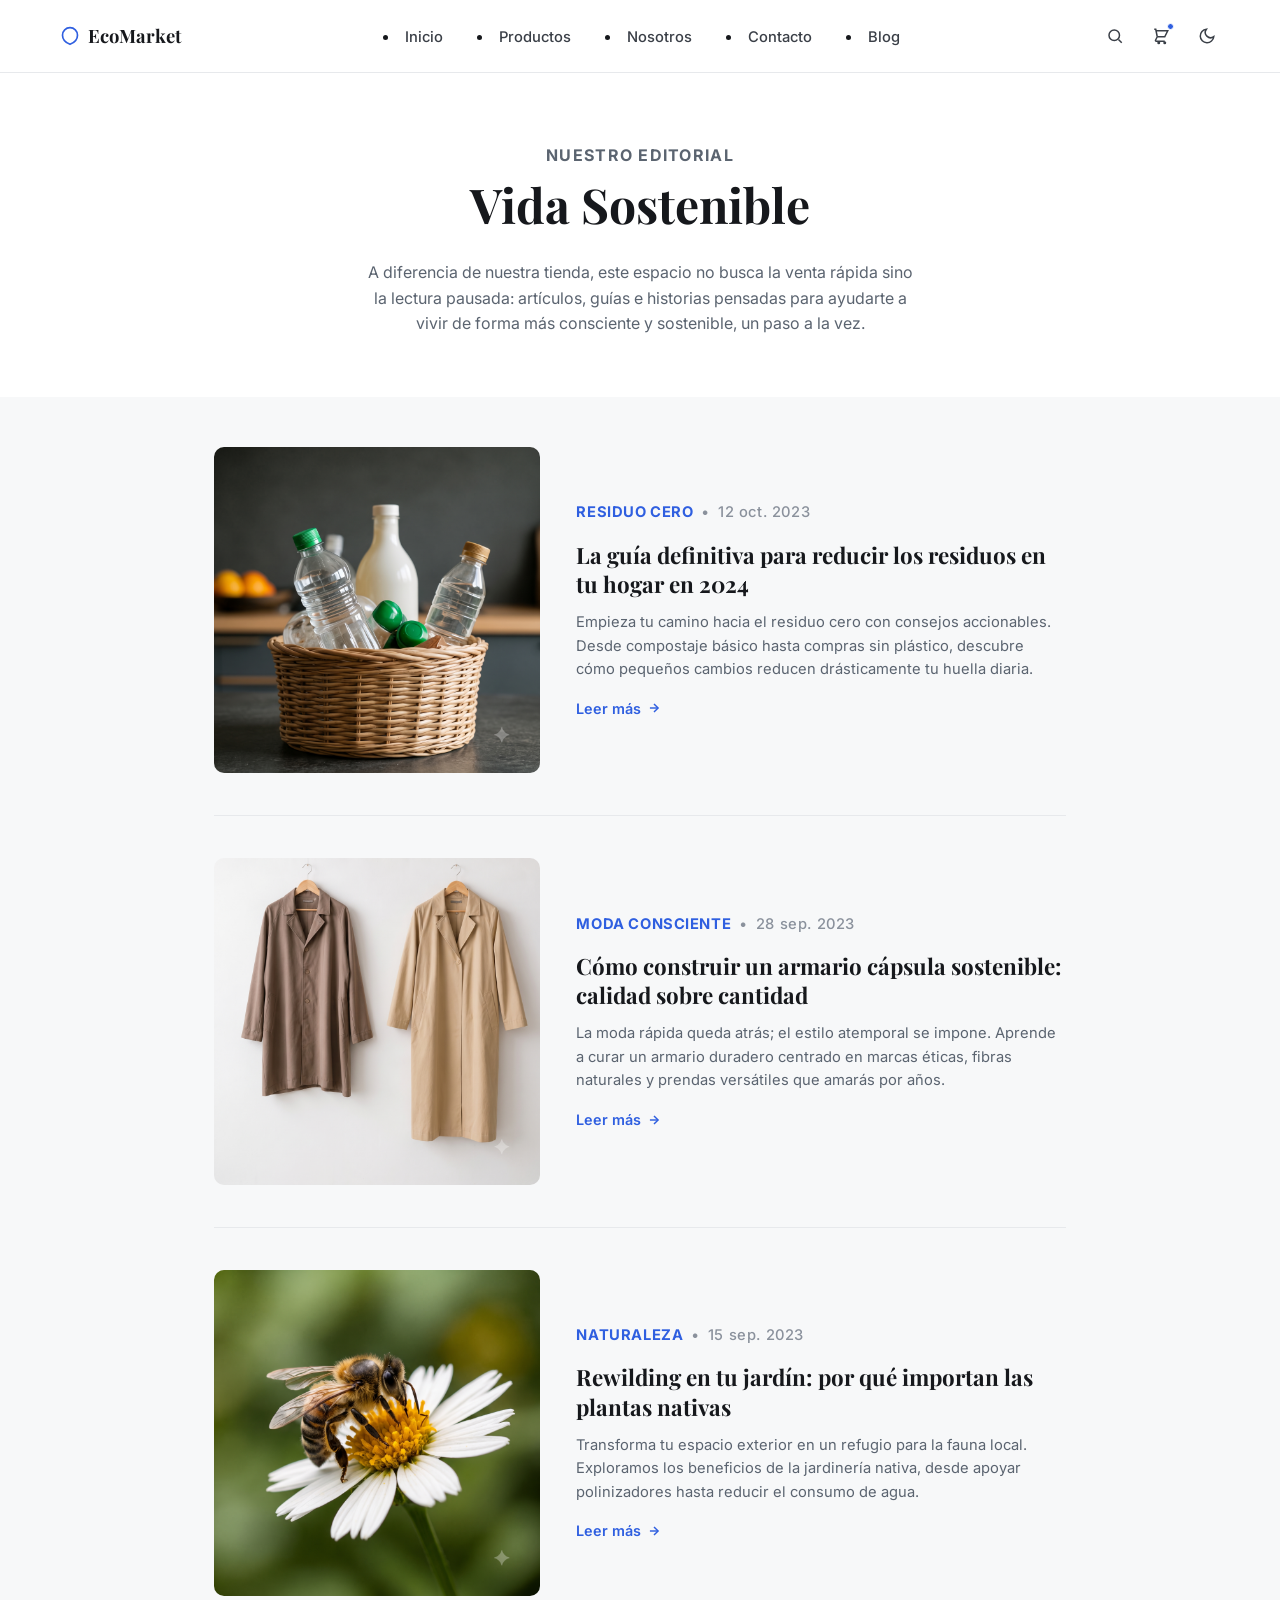
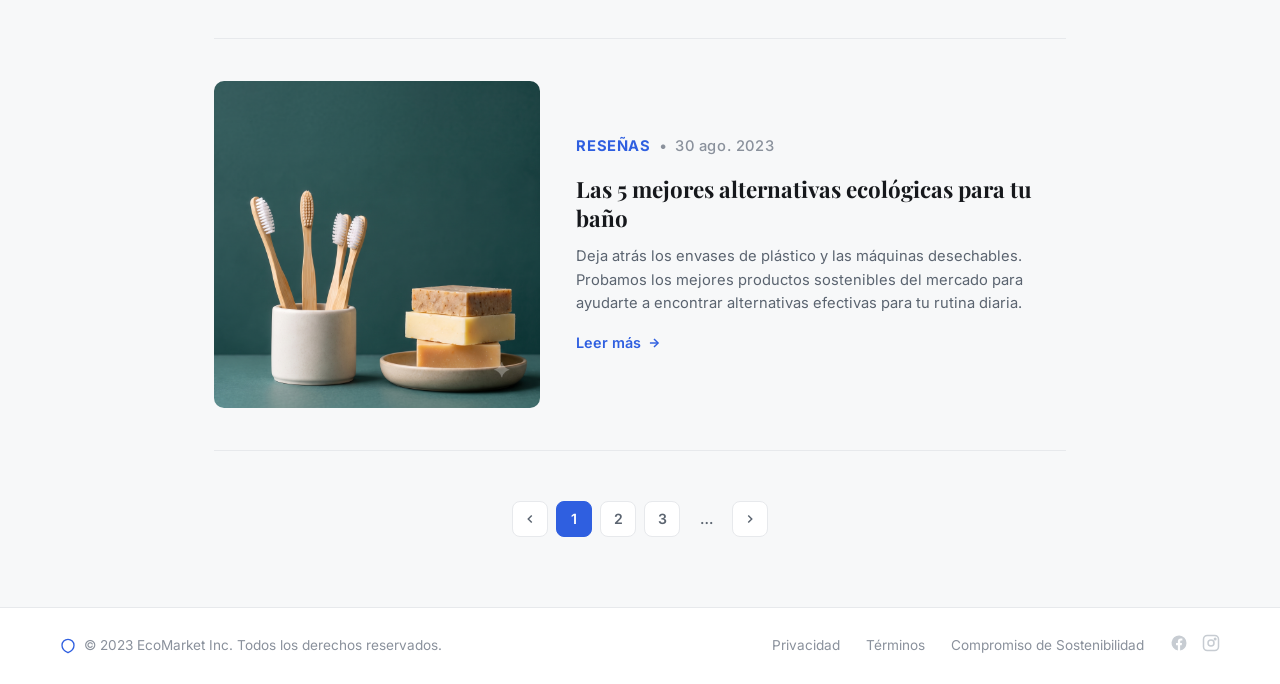
<file: blog_views/blog.html>
<!DOCTYPE html>
<html lang="es">
<head>
<meta charset="UTF-8">
<meta name="viewport" content="width=device-width, initial-scale=1.0">
<title>Vida Sostenible — Blog | EcoMarket</title>
<meta name="description" content="Artículos, guías e historias para ayudarte a vivir de forma más sostenible.">
<link rel="preconnect" href="https://fonts.googleapis.com">
<link href="https://fonts.googleapis.com/css2?family=Playfair+Display:wght@600;700;800&family=Inter:wght@400;500;600;700&display=swap" rel="stylesheet">
<link rel="stylesheet" href="../blog_css/main.css">
<link rel="stylesheet" href="../blog_css/blog.css">
</head>
<body>

<header class="site-header">
  <a href="../blog_views/blog.html" class="logo">
    <svg viewBox="0 0 24 24" fill="none" stroke="#2f5fe0" stroke-width="2"><path d="M12 2C7 2 3 6 3 11c0 5 4 9 9 11 5-2 9-6 9-11 0-5-4-9-9-9z"/></svg>
    EcoMarket
  </a>
  <nav class="main-nav" aria-label="Navegación principal">
    <li><a href="../index.html" class="nav__link nav__link--active">Inicio</a></li>
          <li><a href="../productos.html" class="nav__link">Productos</a></li>
          <li><a href="../sobre-nosotros.html" class="nav__link">Nosotros</a></li>
          <li><a href="../contacto.html" class="nav__link">Contacto</a></li>
          <li><a href="./blog.html" class="nav__link">Blog</a></li>
  </nav>
  <div class="header-icons">
    <button aria-label="Buscar">
      <svg width="18" height="18" viewBox="0 0 24 24" fill="none" stroke="currentColor" stroke-width="2"><circle cx="11" cy="11" r="7"/><line x1="21" y1="21" x2="16.65" y2="16.65"/></svg>
    </button>
    <button aria-label="Carrito">
      <svg width="18" height="18" viewBox="0 0 24 24" fill="none" stroke="currentColor" stroke-width="2"><path d="M3 3h2l.4 2M7 13h10l4-8H5.4M7 13L5.4 5M7 13l-2.3 4.6A1 1 0 0 0 5.6 19H17"/><circle cx="9" cy="21" r="1"/><circle cx="17" cy="21" r="1"/></svg>
      <span class="cart-dot"></span>
    </button>
    <button aria-label="Modo oscuro">
      <svg width="18" height="18" viewBox="0 0 24 24" fill="none" stroke="currentColor" stroke-width="2"><path d="M21 12.8A9 9 0 1 1 11.2 3 7 7 0 0 0 21 12.8z"/></svg>
    </button>
  </div>
</header>

<main>
  <section class="blog-hero">
    <p class="eyebrow">Nuestro Editorial</p>
    <h1>Vida Sostenible</h1>
    <p>A diferencia de nuestra tienda, este espacio no busca la venta rápida sino la lectura pausada: artículos, guías e historias pensadas para ayudarte a vivir de forma más consciente y sostenible, un paso a la vez.</p>
  </section>

  <section class="articles-section" aria-label="Publicaciones del blog">
    <div class="articles-list">

      <article class="article-card">
        <div class="article-thumb">
          <img
            src="../blog_img/botella-vidrio.webp" 
            alt="Cesta de mimbre con botellas de vidrio reutilizables">
        </div>
        <div class="article-body">
          <p class="article-meta">
            <span class="category">Residuo Cero</span>
            <span class="dot">•</span>
            <time datetime="2023-10-12">12 oct. 2023</time>
          </p>
          <h2>La guía definitiva para reducir los residuos en tu hogar en 2024</h2>
          <p>Empieza tu camino hacia el residuo cero con consejos accionables. Desde compostaje básico hasta compras sin plástico, descubre cómo pequeños cambios reducen drásticamente tu huella diaria.</p>
          <a href="residuos-hogar.html" class="read-more">Leer más
            <svg width="14" height="14" viewBox="0 0 24 24" fill="none" stroke="currentColor" stroke-width="2.5"><line x1="5" y1="12" x2="19" y2="12"/><polyline points="12 5 19 12 12 19"/></svg>
          </a>
        </div>
      </article>

      <article class="article-card">
        <div class="article-thumb">
          <img src="../blog_img/abrigo-lino.webp" alt="Abrigos de lino colgados representando un armario cápsula">
        </div>
        <div class="article-body">
          <p class="article-meta">
            <span class="category">Moda Consciente</span>
            <span class="dot">•</span>
            <time datetime="2023-09-28">28 sep. 2023</time>
          </p>
          <h2>Cómo construir un armario cápsula sostenible: calidad sobre cantidad</h2>
          <p>La moda rápida queda atrás; el estilo atemporal se impone. Aprende a curar un armario duradero centrado en marcas éticas, fibras naturales y prendas versátiles que amarás por años.</p>
          <a href="armario-sostenible.html" class="read-more">Leer más
            <svg width="14" height="14" viewBox="0 0 24 24" fill="none" stroke="currentColor" stroke-width="2.5"><line x1="5" y1="12" x2="19" y2="12"/><polyline points="12 5 19 12 12 19"/></svg>
          </a>
        </div>
      </article>

      <article class="article-card">
        <div class="article-thumb">
          <img src="../blog_img/abeja-flor.webp" alt="Abeja polinizando una flor blanca en un jardín nativo">
        </div>
        <div class="article-body">
          <p class="article-meta">
            <span class="category">Naturaleza</span>
            <span class="dot">•</span>
            <time datetime="2023-09-15">15 sep. 2023</time>
          </p>
          <h2>Rewilding en tu jardín: por qué importan las plantas nativas</h2>
          <p>Transforma tu espacio exterior en un refugio para la fauna local. Exploramos los beneficios de la jardinería nativa, desde apoyar polinizadores hasta reducir el consumo de agua.</p>
          <a href="plantas-nativas.html" class="read-more">Leer más
            <svg width="14" height="14" viewBox="0 0 24 24" fill="none" stroke="currentColor" stroke-width="2.5"><line x1="5" y1="12" x2="19" y2="12"/><polyline points="12 5 19 12 12 19"/></svg>
          </a>
        </div>
      </article>

      <article class="article-card">
        <div class="article-thumb">
          <img src="../blog_img/cepillo-dientes.webp" alt="Cepillos de dientes de bambú y jabones naturales en un baño">
        </div>
        <div class="article-body">
          <p class="article-meta">
            <span class="category">Reseñas</span>
            <span class="dot">•</span>
            <time datetime="2023-08-30">30 ago. 2023</time>
          </p>
          <h2>Las 5 mejores alternativas ecológicas para tu baño</h2>
          <p>Deja atrás los envases de plástico y las máquinas desechables. Probamos los mejores productos sostenibles del mercado para ayudarte a encontrar alternativas efectivas para tu rutina diaria.</p>
          <a href="alternativas-bano.html" class="read-more">Leer más
            <svg width="14" height="14" viewBox="0 0 24 24" fill="none" stroke="currentColor" stroke-width="2.5"><line x1="5" y1="12" x2="19" y2="12"/><polyline points="12 5 19 12 12 19"/></svg>
          </a>
        </div>
      </article>

      <nav class="pagination" aria-label="Paginación de publicaciones">
        <a href="#" aria-label="Página anterior">
          <svg width="14" height="14" viewBox="0 0 24 24" fill="none" stroke="currentColor" stroke-width="2.5"><polyline points="15 18 9 12 15 6"/></svg>
        </a>
        <a href="#" class="active" aria-current="page">1</a>
        <a href="#">2</a>
        <a href="#">3</a>
        <span class="ellipsis">…</span>
        <a href="#" aria-label="Página siguiente">
          <svg width="14" height="14" viewBox="0 0 24 24" fill="none" stroke="currentColor" stroke-width="2.5"><polyline points="9 18 15 12 9 6"/></svg>
        </a>
      </nav>

    </div>
  </section>
</main>

<footer class="site-footer">
  <div class="footer-left">
    <svg viewBox="0 0 24 24" fill="none" stroke="#2f5fe0" stroke-width="2"><path d="M12 2C7 2 3 6 3 11c0 5 4 9 9 11 5-2 9-6 9-11 0-5-4-9-9-9z"/></svg>
    © 2023 EcoMarket Inc. Todos los derechos reservados.
  </div>
  <div class="footer-right">
    <div class="footer-links">
      <a href="#">Privacidad</a>
      <a href="#">Términos</a>
      <a href="#">Compromiso de Sostenibilidad</a>
    </div>
    <div class="social-icons">
      <a href="#" aria-label="Facebook">
        <svg width="18" height="18" viewBox="0 0 24 24" fill="currentColor"><path d="M22 12a10 10 0 1 0-11.5 9.9v-7H8v-2.9h2.5V9.8c0-2.5 1.5-3.9 3.8-3.9 1.1 0 2.2.2 2.2.2v2.5h-1.3c-1.2 0-1.6.8-1.6 1.6v1.9H16l-.4 2.9h-2.1v7A10 10 0 0 0 22 12z"/></svg>
      </a>
      <a href="#" aria-label="Instagram">
        <svg width="18" height="18" viewBox="0 0 24 24" fill="none" stroke="currentColor" stroke-width="2"><rect x="2" y="2" width="20" height="20" rx="5"/><circle cx="12" cy="12" r="4"/><circle cx="17.5" cy="6.5" r="1"/></svg>
      </a>
    </div>
  </div>
</footer>

</body>
</html>
</file>
<file: css/main.css>
/* ==========================================================================
   MAIN.CSS
   Reset · Variables (Design Tokens) · Tipografía base
   ========================================================================== */

/* --- Fuentes: una serif con carácter para títulos + una sans limpia para
   el cuerpo. Se cargan una sola vez aquí porque "main" es la base de todo. */
@import url('https://fonts.googleapis.com/css2?family=Fraunces:ital,wght@0,400;0,600;1,500&family=Work+Sans:wght@400;500;600;700&display=swap');

/* --------------------------------------------------------------------------
   1. RESET
   Quitamos los márgenes/paddings por defecto del navegador para partir
   de un lienzo predecible. box-sizing: border-box evita que el padding
   se sume al ancho declarado (fuente típica de bugs de layout).
   -------------------------------------------------------------------------- */
*,
*::before,
*::after {
  box-sizing: border-box;
  margin: 0;
  padding: 0;
}

html {
  scroll-behavior: smooth;
}

img {
  max-width: 100%;
  display: block;
}

a {
  text-decoration: none;
  color: inherit;
}

ul {
  list-style: none;
}

button,
input {
  font: inherit;
  border: none;
  background: none;
}

/* --------------------------------------------------------------------------
   2. VARIABLES (DESIGN TOKENS)
   Centralizamos colores, tipografías, espaciados y bordes en variables CSS.
   Ventaja: si mañana cambia el verde de marca, se edita en un solo lugar
   y se actualiza en todo el sitio (header, botones, footer, etc).
   -------------------------------------------------------------------------- */
:root {
  /* Colores de marca — tomados directo de la especificación */
  --color-green-500: #2ecc71;   /* verde principal (CTAs, acentos) */
  --color-green-700: #27ae60;   /* verde oscuro (hover, texto sobre claro) */
  --color-green-900: #1b3b2f;   /* verde casi negro, para textos/hero overlay */
  --color-beige: #f5f5dc;       /* tierra/beige, secciones de contraste suave */

  /* Neutros — construidos alrededor del beige para que todo se sienta
     "orgánico" en vez del gris frío típico de un template genérico */
  --color-bg: #fdfcf7;
  --color-surface: #ffffff;
  --color-text: #1f2a24;
  --color-text-muted: #5c6b62;
  --color-border: #e4e1d3;

  /* Tipografía */
  --font-display: 'Fraunces', serif;
  --font-body: 'Work Sans', sans-serif;

  /* Escala de espaciado (múltiplos de 4px) */
  --space-1: 0.4rem;
  --space-2: 0.8rem;
  --space-3: 1.6rem;
  --space-4: 2.4rem;
  --space-5: 4rem;
  --space-6: 6.4rem;

  /* Bordes y sombras reutilizables */
  --radius-sm: 8px;
  --radius-md: 16px;
  --radius-full: 999px;
  --shadow-card: 0 2px 8px rgba(27, 59, 47, 0.06);
  --shadow-card-hover: 0 16px 32px rgba(27, 59, 47, 0.14);

  /* Ancho máximo de contenido, para no perder alineación en pantallas anchas */
  --container-width: 1200px;
}

/* --------------------------------------------------------------------------
   3. TIPOGRAFÍA BASE
   -------------------------------------------------------------------------- */
body {
  font-family: var(--font-body);
  font-size: 1rem;
  line-height: 1.6;
  color: var(--color-text);
  background-color: var(--color-bg);
  /* Mobile-first: por defecto el body no permite scroll horizontal accidental */
  overflow-x: hidden;
}

h1, h2, h3 {
  font-family: var(--font-display);
  font-weight: 600;
  line-height: 1.15;
  color: var(--color-green-900);
}


h1 { font-size: 2.4rem; }
h2 { font-size: 1.9rem; }
h3 { font-size: 1.2rem; }

p {
  /*color: var(--color-text-muted);*/
color: var(--color-green-900);

}

/* Clase utilitaria: limita el contenido al ancho máximo y lo centra.
   La vamos a reutilizar en header, secciones y footer (layout.css) */
.container {
  width: 100%;
  max-width: var(--container-width);
  margin-inline: auto;
  padding-inline: var(--space-3);
}

/* Accesibilidad: foco visible para navegación por teclado */
a:focus-visible,
button:focus-visible,
input:focus-visible {
  outline: 2px solid var(--color-green-700);
  outline-offset: 2px;
}

/* Mobile-first: escalamos la tipografía hacia arriba en pantallas grandes,
   nunca al revés */
@media (min-width: 768px) {
  h1 { font-size: 3.4rem; }
  h2 { font-size: 2.2rem; }
}

@media (min-width: 1024px) {
  h1 { font-size: 4.2rem; }
}
</file>
<file: css/layout.css>
/* ==========================================================================
   LAYOUT.CSS
   Header · Hero · Grid systems de secciones · Footer
   Aquí solo resolvemos "dónde va cada cosa", no "cómo se ve" (eso es
   trabajo de components.css)
   ========================================================================== */

/* --------------------------------------------------------------------------
   HEADER
   Flexbox con 3 zonas: logo | navegación | iconos.
   justify-content: space-between separa los extremos automáticamente.
   -------------------------------------------------------------------------- */
.header {
  position: sticky;
  top: 0;
  z-index: 100;
  background-color: var(--color-surface);
  border-bottom: 1px solid var(--color-border);
}

.header__inner {
  display: flex;
  align-items: center;
  justify-content: space-between;
  gap: var(--space-3);
  padding-block: var(--space-2);
}

/* La navegación central se oculta en móvil y aparece desde tablet
   (patrón "mobile first": lo simple es la base, lo complejo se añade) */
.nav {
  display: none;
}

.nav__list {
  display: flex;
  gap: var(--space-4);
}

.header__actions {
  display: flex;
  align-items: center;
  gap: var(--space-3);
}

@media (min-width: 768px) {
  .nav {
    display: block;
  }
}

/* --------------------------------------------------------------------------
   HERO
   Imagen/degradado a ancho completo con contenido superpuesto.
   -------------------------------------------------------------------------- */
.hero {
  position: relative;
  display: flex;
  align-items: center;
  min-height: 60vh;
  padding: var(--space-5) 0;
  overflow: hidden;
      background-image: url(../img/hero7.webp);
    background-size: cover;
    background-position: center;
    background-repeat: no-repeat;
}
}

.hero__content {
  position: relative;
  z-index: 1;
  max-width: 620px;
  color: #fff;
}

.hero__actions {
  display: flex;
  flex-wrap: wrap;
  gap: var(--space-2);
  margin-top: var(--space-4);
}

@media (min-width: 1024px) {
  .hero {
    min-height: 75vh;
  }
}

/* --------------------------------------------------------------------------
   FILTROS (pills)
   -------------------------------------------------------------------------- */
.filters {
  padding-block: var(--space-4) var(--space-2);
}

.filters__list {
  display: flex;
  gap: var(--space-2);
  overflow-x: auto;
  padding-bottom: var(--space-1);
}

/* --------------------------------------------------------------------------
   SECCIÓN "FEATURED FINDS"
   -------------------------------------------------------------------------- */
.section {
  padding-block: var(--space-5);
}

.section__header {
  display: flex;
  flex-direction: column;
  gap: var(--space-1);
  margin-bottom: var(--space-4);
}

@media (min-width: 768px) {
  .section__header {
    flex-direction: row;
    align-items: flex-end;
    justify-content: space-between;
  }
}

/* Grid mobile-first: 1 columna en móvil -> 2 en tablet -> 3 en desktop.
   auto-fit + minmax también funcionaría, pero fijamos columnas explícitas
   porque el diseño pide EXACTAMENTE 6 tarjetas en 3x2 en escritorio. */
.product-grid {
  display: grid;
  grid-template-columns: 1fr;
  gap: var(--space-4);
}

@media (min-width: 640px) {
  .product-grid {
    grid-template-columns: repeat(2, 1fr);
  }
}

@media (min-width: 1024px) {
  .product-grid {
    grid-template-columns: repeat(3, 1fr);
  }
}

/* --------------------------------------------------------------------------
   NEWSLETTER
   Dos columnas en desktop (texto + gráfico), apiladas en móvil.
   -------------------------------------------------------------------------- */
.newsletter {
  display: grid;
  grid-template-columns: 1fr;
  align-items: center;
  gap: var(--space-4);
  padding: var(--space-5) var(--space-4);
  border-radius: var(--radius-md);
}

@media (min-width: 900px) {
  .newsletter {
    grid-template-columns: 1.1fr 0.9fr;
    padding: var(--space-6);
  }
}

.newsletter__form {
  display: flex;
  flex-direction: column;
  gap: var(--space-2);
  max-width: 420px;
  margin-top: var(--space-3);
}

@media (min-width: 480px) {
  .newsletter__form {
    flex-direction: row;
  }
}

/* --------------------------------------------------------------------------
   FOOTER
   Grid de 4 columnas que colapsa a 1 en móvil.
   -------------------------------------------------------------------------- */
.footer {
  background-color: var(--color-beige);
  padding-top: var(--space-5);
}

.footer__grid {
  display: grid;
  grid-template-columns: 1fr;
  gap: var(--space-4);
  padding-bottom: var(--space-5);
}

@media (min-width: 700px) {
  .footer__grid {
    grid-template-columns: 1.4fr 1fr 1fr 1fr;
  }
}

.footer__bottom {
  display: flex;
  flex-direction: column;
  gap: var(--space-2);
  align-items: center;
  justify-content: space-between;
  border-top: 1px solid rgba(27, 59, 47, 0.12);
  padding-block: var(--space-3);
  text-align: center;
}

@media (min-width: 600px) {
  .footer__bottom {
    flex-direction: row;
    text-align: left;
  }
}

/* ==========================================================================
   VISTA: CATÁLOGO DE PRODUCTOS
   ========================================================================== */

/* Barra superior de la página de catálogo: título + buscador */
.catalog-topbar {
  display: flex;
  flex-direction: column;
  gap: var(--space-3);
  padding-block: var(--space-4) var(--space-3);
}

@media (min-width: 900px) {
  .catalog-topbar {
    flex-direction: row;
    align-items: center;
    justify-content: space-between;
  }
}

/* Layout principal: sidebar + grid de productos.
   Mobile-first: en móvil el sidebar va ARRIBA del grid, en una sola
   columna (el <aside> pierde el "sticky" ahí porque no aporta nada en
   una pantalla angosta). Desde 900px se convierte en 2 columnas reales
   y el sidebar se vuelve sticky para "acompañar el scroll". */
.catalog-layout {
  display: grid;
  grid-template-columns: 1fr;
  gap: var(--space-4);
  padding-bottom: var(--space-6);
}

@media (min-width: 900px) {
  .catalog-layout {
    grid-template-columns: 260px 1fr;
    align-items: start;
  }

  .catalog-sidebar {
    position: sticky;
    top: calc(64px + var(--space-3)); /* debajo del header sticky */
  }
}

/* Grid de productos: 1 -> 2 -> 4 columnas, exactamente como pide el
   requerimiento de la vista Catálogo. */
.catalog-grid {
  display: grid;
  grid-template-columns: 1fr;
  gap: var(--space-3);
}

@media (min-width: 640px) {
  .catalog-grid { grid-template-columns: repeat(2, 1fr); }
}

@media (min-width: 1200px) {
  .catalog-grid { grid-template-columns: repeat(4, 1fr); }
}

/* Paginación visual */
.pagination {
  display: flex;
  justify-content: center;
  align-items: center;
  gap: var(--space-1);
  margin-top: var(--space-5);
}

/* ==========================================================================
   VISTA: SOBRE NOSOTROS
   ========================================================================== */

/* Sección "Historia": imagen + texto en Flexbox, tal como pide el
   requerimiento explícitamente ("Layout Flexbox"). Se apila en móvil. */
.story {
  display: flex;
  flex-direction: column;
  gap: var(--space-4);
  align-items: center;
  padding-block: var(--space-5);
}

@media (min-width: 900px) {
  .story {
    flex-direction: row;
  }
  .story--reverse {
    flex-direction: row-reverse;
  }
}

.story__media,
.story__content {
  flex: 1;
  width: 100%;
}

/* Lista de principios ecológicos: grid que colapsa de 4 a 2 a 1 columnas */
.principles-grid {
  display: grid;
  grid-template-columns: 1fr;
  gap: var(--space-4);
  padding-block: var(--space-4);
  text-align: center;
}

@media (min-width: 560px) {
  .principles-grid { grid-template-columns: repeat(2, 1fr); }
}

@media (min-width: 1000px) {
  .principles-grid { grid-template-columns: repeat(4, 1fr); }
}

/* Carrusel de testimonios 100% CSS: scroll-snap horizontal.
   El navegador se encarga del "arrastre"/scroll; nosotros solo le
   decimos dónde debe "encajar" cada tarjeta. */
.carousel {
  display: flex;
  gap: var(--space-3);
  overflow-x: auto;
  scroll-snap-type: x mandatory;
  padding-block: var(--space-3);
  scrollbar-width: thin;
}

.carousel__slide {
  flex: 0 0 85%;
  scroll-snap-align: start;
  scroll-margin-left: var(--space-3);
}

@media (min-width: 700px) {
  .carousel__slide { flex-basis: 45%; }
}

@media (min-width: 1100px) {
  .carousel__slide { flex-basis: 31%; }
}

/* Puntos de navegación del carrusel: son <a href="#slide-id">.
   Al hacer clic, el navegador desplaza el contenedor con scroll-snap
   hasta esa tarjeta — sin una sola línea de JavaScript. */
.carousel__dots {
  display: flex;
  justify-content: center;
  gap: var(--space-1);
  margin-top: var(--space-2);
}

/* ==========================================================================
   VISTA: CONTACTO
   ========================================================================== */

.contact-layout {
  display: grid;
  grid-template-columns: 1fr;
  gap: var(--space-4);
  padding-block: var(--space-5);
}

@media (min-width: 900px) {
  .contact-layout {
    grid-template-columns: 1.1fr 0.9fr;
    align-items: start;
  }
}

.contact-form {
  display: flex;
  flex-direction: column;
  gap: var(--space-3);
}

.contact-info__cards {
  display: grid;
  grid-template-columns: 1fr 1fr;
  gap: var(--space-2);
}
</file>
<file: css/components.css>
/* ==========================================================================
   COMPONENTS.CSS
   Piezas reutilizables: logo, botones, tarjetas de producto, badges,
   favoritos (truco CSS puro), inputs, iconos sociales.
   ========================================================================== */

/* --------------------------------------------------------------------------
   LOGO
   -------------------------------------------------------------------------- */
.logo {
  display: inline-flex;
  align-items: center;
  gap: var(--space-1);
  font-family: var(--font-display);
  font-weight: 600;
  font-size: 1.3rem;
  color: var(--color-green-900);
}

.logo__mark {
  width: 26px;
  height: 26px;
  color: var(--color-green-500);
}

/* --------------------------------------------------------------------------
   NAVEGACIÓN
   -------------------------------------------------------------------------- */
.nav__link {
  font-size: 0.95rem;
  font-weight: 500;
  color: var(--color-text);
  padding-block: var(--space-1);
  border-bottom: 2px solid transparent;
  transition: border-color 0.2s ease, color 0.2s ease;
}

.nav__link:hover,
.nav__link--active {
  color: var(--color-green-700);
  border-color: var(--color-green-500);
}

.icon-btn {
  display: inline-flex;
  align-items: center;
  justify-content: center;
  width: 40px;
  height: 40px;
  border-radius: var(--radius-full);
  color: var(--color-text);
  position: relative;
  transition: background-color 0.2s ease;
}

.icon-btn:hover {
  background-color: var(--color-beige);
}

.icon-btn__badge {
  position: absolute;
  top: 2px;
  right: 2px;
  background-color: var(--color-green-500);
  color: #fff;
  font-size: 0.65rem;
  font-weight: 700;
  width: 16px;
  height: 16px;
  border-radius: 50%;
  display: flex;
  align-items: center;
  justify-content: center;
}

/* --------------------------------------------------------------------------
   BOTONES
   Un solo componente .btn con dos variantes (--primary / --outline).
   Así evitamos duplicar estilos y mantenemos la especificidad baja.
   -------------------------------------------------------------------------- */
.btn {
  display: inline-flex;
  align-items: center;
  justify-content: center;
  gap: var(--space-1);
  padding: 0.9rem 1.8rem;
  border-radius: var(--radius-full);
  font-weight: 600;
  font-size: 0.95rem;
  cursor: pointer;
  transition: transform 0.2s ease, background-color 0.2s ease, box-shadow 0.2s ease;
}

.btn--primary {
  background-color: var(--color-green-500);
  color: #fff;
}

.btn--primary:hover {
  background-color: var(--color-green-700);
  transform: translateY(-2px);
  box-shadow: 0 10px 20px rgba(46, 204, 113, 0.35);
}

.btn--outline {
  background-color: rgba(255, 255, 255, 0.1);
  color: #fff;
  border: 1.5px solid rgba(255, 255, 255, 0.7);
}

.btn--outline:hover {
  background-color: rgba(255, 255, 255, 0.15);
}

.btn--block {
  width: 100%;
}

.btn--ghost {
  background-color: var(--color-beige);
  color: var(--color-green-900);
}

.btn--ghost:hover {
  background-color: var(--color-green-500);
  color: #fff;
}

/* --------------------------------------------------------------------------
   BADGE (etiqueta flotante "Best Seller", "BPA Free"...)
   -------------------------------------------------------------------------- */
.badge {
  display: inline-block;
  font-size: 0.72rem;
  font-weight: 700;
  letter-spacing: 0.02em;
  padding: 0.35rem 0.8rem;
  border-radius: var(--radius-full);
  background-color: rgba(255, 255, 255, 0.9);
  color: var(--color-green-900);
}

.hero__badge {
  background-color: rgba(255, 255, 255, 0.15);
  color: #fff;
  border: 1px solid rgba(255, 255, 255, 0.4);
}

/* --------------------------------------------------------------------------
   FILTER PILLS
   Truco 100% CSS: cada pill es un <label> ligado a un <input type="radio">
   oculto. Al marcarse (:checked) usamos el selector de hermano "+" para
   cambiar el estilo del label. CERO JavaScript necesario.
   -------------------------------------------------------------------------- */
.filter-pill__input {
  position: absolute;
  opacity: 0;
  pointer-events: none;
}

.filter-pill__label {
  display: inline-flex;
  padding: 0.6rem 1.4rem;
  border-radius: var(--radius-full);
  border: 1.5px solid var(--color-border);
  font-size: 0.9rem;
  font-weight: 500;
  color: var(--color-text);
  cursor: pointer;
  white-space: nowrap;
  transition: background-color 0.2s ease, color 0.2s ease, border-color 0.2s ease;
}

.filter-pill__input:checked + .filter-pill__label {
  background-color: var(--color-green-500);
  border-color: var(--color-green-500);
  color: #fff;
}

.filter-pill__label:hover {
  border-color: var(--color-green-500);
}

/* --------------------------------------------------------------------------
   PRODUCT CARD
   -------------------------------------------------------------------------- */
.card {
  background-color: var(--color-surface);
  border-radius: var(--radius-md);
  overflow: hidden;
  box-shadow: var(--shadow-card);
  display: flex;
  flex-direction: column;
}

.card__media {
  position: relative;
  aspect-ratio: 4 / 3;
  display: flex;
  align-items: center;
  justify-content: center;
}

/* Foto real del producto. Se coloca ENCIMA del degradado de
   .card__media (que actúa como color de "carga"/fallback si la imagen
   tarda o no existe) y ocupa todo el espacio con object-fit: cover para
   no deformarse sin importar la proporción del archivo. */
.card__media-img {
  position: absolute;
  inset: 0;
  width: 100%;
  height: 100%;
  object-fit: cover;
}

/* El ícono SVG se conserva, pero ahora vive como un pequeño sello
   decorativo en la esquina (no como protagonista), ya que la foto real
   ocupa el centro de la tarjeta. */
.card__media-icon {
  position: absolute;
  bottom: var(--space-2);
  left: var(--space-2);
  width: 34px;
  height: 34px;
  padding: 6px;
  border-radius: 50%;
  background-color: rgba(255, 255, 255, 0.85);
  color: var(--color-green-700);
  box-shadow: var(--shadow-card);
}

.card__badge {
  position: absolute;
  top: var(--space-2);
  left: var(--space-2);
}

.card__body {
  padding: var(--space-3);
  display: flex;
  flex-direction: column;
  gap: var(--space-1);
  flex: 1;
}

.card__top-row {
  display: flex;
  justify-content: space-between;
  align-items: baseline;
  gap: var(--space-2);
}

.card__title {
  font-size: 1.05rem;
}

.card__price {
  font-family: var(--font-display);
  font-weight: 600;
  color: var(--color-green-700);
  white-space: nowrap;
}

.card__desc {
  font-size: 0.88rem;
  flex: 1;
}

.card .btn {
  margin-top: var(--space-2);
}

/* --------------------------------------------------------------------------
   FAVORITO (corazón) — otro truco CSS puro con checkbox oculto.
   El SVG "relleno" y el SVG "contorno" se superponen; alternamos su
   opacidad según :checked, sin ninguna línea de JavaScript.
   -------------------------------------------------------------------------- */
.favorite {
  position: absolute;
  top: var(--space-2);
  right: var(--space-2);
}

.favorite__input {
  position: absolute;
  opacity: 0;
  pointer-events: none;
}

.favorite__label {
  display: inline-flex;
  align-items: center;
  justify-content: center;
  width: 36px;
  height: 36px;
  border-radius: 50%;
  background-color: rgba(255, 255, 255, 0.9);
  cursor: pointer;
  transition: transform 0.15s ease;
}

.favorite__label:hover {
  transform: scale(1.08);
}

.favorite__icon-outline,
.favorite__icon-filled {
  grid-area: 1 / 1;
  width: 18px;
  height: 18px;
}

.favorite__label {
  display: grid;
}

.favorite__icon-filled {
  color: #e74c3c;
  opacity: 0;
  transition: opacity 0.15s ease;
}

.favorite__icon-outline {
  color: var(--color-text);
  opacity: 1;
  transition: opacity 0.15s ease;
}

.favorite__input:checked ~ .favorite__label .favorite__icon-filled {
  opacity: 1;
}

.favorite__input:checked ~ .favorite__label .favorite__icon-outline {
  opacity: 0;
}

/* --------------------------------------------------------------------------
   NEWSLETTER (caja verde)
   -------------------------------------------------------------------------- */
.newsletter {
  background: linear-gradient(135deg, var(--color-green-500), var(--color-green-700));
}

.newsletter__title {
  color: #fff;
}

.newsletter__text {
  color: rgba(255, 255, 255, 0.9);
}

.newsletter__input {
  flex: 1;
  padding: 0.9rem 1.2rem;
  border-radius: var(--radius-full);
  background-color: rgba(255, 255, 255, 0.95);
  color: var(--color-text);
}

.newsletter__input::placeholder {
  color: var(--color-text-muted);
}

.newsletter__note {
  color: rgba(255, 255, 255, 0.75);
  font-size: 0.82rem;
  margin-top: var(--space-1);
}

.newsletter__art {
  display: none;
  align-items: center;
  justify-content: center;
  aspect-ratio: 4 / 5;
  border-radius: var(--radius-md);
  background-color: rgba(255, 255, 255, 0.08);
}

.newsletter__art svg {
  width: 55%;
  height: 55%;
  color: rgba(255, 255, 255, 0.4);
}

@media (min-width: 900px) {
  .newsletter__art {
    display: flex;
  }
}

/* --------------------------------------------------------------------------
   FOOTER (tipografía y redes sociales)
   -------------------------------------------------------------------------- */
.footer__about {
  font-size: 0.9rem;
  max-width: 320px;
}

.footer__col-title {
  font-family: var(--font-body);
  font-weight: 700;
  font-size: 0.9rem;
  color: var(--color-green-900);
  margin-bottom: var(--space-2);
}

.footer__link-list {
  display: flex;
  flex-direction: column;
  gap: var(--space-2);
}

.footer__link {
  font-size: 0.88rem;
  color: var(--color-text-muted);
  transition: color 0.2s ease;
}

.footer__link:hover {
  color: var(--color-green-700);
}

.social-list {
  display: flex;
  gap: var(--space-2);
  margin-top: var(--space-3);
}

.social-icon {
  display: inline-flex;
  align-items: center;
  justify-content: center;
  width: 34px;
  height: 34px;
  border-radius: 50%;
  background-color: #fff;
  font-size: 0.8rem;
  font-weight: 700;
  color: var(--color-green-900);
}

.footer__bottom p,
.footer__bottom .secure {
  font-size: 0.82rem;
  color: var(--color-text-muted);
}

.secure {
  display: inline-flex;
  align-items: center;
  gap: 0.35rem;
}

/* ==========================================================================
   CATÁLOGO — sidebar, buscador, badges de stock, favoritos con :target,
   paginación
   ========================================================================== */

.sidebar-panel {
  background-color: var(--color-surface);
  border: 1px solid var(--color-border);
  border-radius: var(--radius-md);
  padding: var(--space-3);
  margin-bottom: var(--space-3);
}

.sidebar-panel__title {
  font-size: 1rem;
  margin-bottom: var(--space-2);
}

.check-option {
  display: flex;
  align-items: center;
  gap: var(--space-1);
  padding-block: 0.35rem;
  font-size: 0.92rem;
  cursor: pointer;
}

.check-option input {
  accent-color: var(--color-green-500);
  width: 16px;
  height: 16px;
}

.range-input {
  width: 100%;
  accent-color: var(--color-green-500);
  margin-block: var(--space-2);
}

.range-labels {
  display: flex;
  justify-content: space-between;
  font-size: 0.8rem;
  color: var(--color-text-muted);
}

.search-bar {
  display: flex;
  align-items: center;
  gap: var(--space-1);
  background-color: var(--color-surface);
  border: 1px solid var(--color-border);
  border-radius: var(--radius-full);
  padding: 0.7rem 1.2rem;
  max-width: 340px;
}

.search-bar input {
  flex: 1;
  font-size: 0.9rem;
}

.search-bar svg {
  color: var(--color-text-muted);
  flex-shrink: 0;
}

/* Etiqueta de stock. Una sola clase base + modificador para "agotado",
   así reutilizamos el mismo componente visual. */
.stock-tag {
  font-size: 0.75rem;
  font-weight: 600;
  padding: 0.25rem 0.7rem;
  border-radius: var(--radius-full);
  background-color: #e6f7ec;
  color: var(--color-green-700);
}

.stock-tag--out {
  background-color: #fbe7e7;
  color: #c0392b;
}

/* Favorito con :target — técnica distinta a la del Home (que usa
   checkbox + :checked). Aquí el corazón es un <a href="#fav-N">. Al
   hacer clic, la URL gana el fragmento #fav-N y el navegador marca ese
   elemento como :target, así podemos cambiarle el color sin JS.
   Nota didáctica: a diferencia del checkbox, solo UN :target puede
   estar activo a la vez en toda la página (es la naturaleza del
   fragmento de URL), así que esta técnica es ideal para practicar el
   selector, aunque en un catálogo real conviene la técnica de checkbox. */
.favorite--target {
  position: absolute;
  top: var(--space-2);
  right: var(--space-2);
  width: 36px;
  height: 36px;
  display: flex;
  align-items: center;
  justify-content: center;
  border-radius: 50%;
  background-color: rgba(255, 255, 255, 0.9);
  color: var(--color-text);
  transition: color 0.15s ease, transform 0.15s ease;
}

.favorite--target:target,
.favorite--target:active {
  color: #e74c3c;
  transform: scale(1.15);
}

/* Paginación */
.page-btn {
  display: inline-flex;
  align-items: center;
  justify-content: center;
  min-width: 40px;
  height: 40px;
  padding-inline: 0.6rem;
  border-radius: var(--radius-full);
  border: 1px solid var(--color-border);
  font-weight: 600;
  font-size: 0.9rem;
  color: var(--color-text);
  transition: background-color 0.2s ease, color 0.2s ease, border-color 0.2s ease;
}

.page-btn:hover {
  border-color: var(--color-green-500);
  color: var(--color-green-700);
}

.page-btn--active {
  background-color: var(--color-green-500);
  border-color: var(--color-green-500);
  color: #fff;
}

.page-btn--ellipsis {
  border-color: transparent;
  color: var(--color-text-muted);
  cursor: default;
}

/* ==========================================================================
   SOBRE NOSOTROS — principios ecológicos, testimonios/carrusel
   ========================================================================== */

.principle {
  display: flex;
  flex-direction: column;
  align-items: center;
  gap: var(--space-2);
}

.principle__icon {
  width: 56px;
  height: 56px;
  display: flex;
  align-items: center;
  justify-content: center;
  border-radius: var(--radius-md);
  background-color: var(--color-beige);
  color: var(--color-green-700);
}

.principle__icon svg {
  width: 26px;
  height: 26px;
}

.principle__title {
  font-family: var(--font-body);
  font-weight: 700;
  font-size: 0.98rem;
}

.principle__desc {
  font-size: 0.85rem;
}

.testimonial {
  background-color: var(--color-surface);
  border-radius: var(--radius-md);
  padding: var(--space-3);
  height: 100%;
  box-shadow: var(--shadow-card);
  display: flex;
  flex-direction: column;
  gap: var(--space-2);
}

.testimonial__stars {
  color: #f0b429;
  letter-spacing: 2px;
  font-size: 0.9rem;
}

.testimonial__quote {
  font-style: italic;
  font-size: 0.92rem;
}

.testimonial__author {
  display: flex;
  align-items: center;
  gap: var(--space-2);
  margin-top: auto;
}

.testimonial__avatar {
  width: 40px;
  height: 40px;
  border-radius: 50%;
  display: flex;
  align-items: center;
  justify-content: center;
  color: #fff;
  font-weight: 700;
  font-size: 0.85rem;
  flex-shrink: 0;
}

.testimonial__name {
  font-weight: 700;
  font-size: 0.88rem;
  color: var(--color-text);
}

.testimonial__location {
  font-size: 0.78rem;
}

.carousel__dot {
  width: 10px;
  height: 10px;
  border-radius: 50%;
  background-color: var(--color-border);
  display: inline-block;
  transition: background-color 0.2s ease, transform 0.2s ease;
}

.carousel__dot:hover,
.carousel__dot:focus-visible {
  background-color: var(--color-green-500);
  transform: scale(1.2);
}

/* ==========================================================================
   CONTACTO — formulario con validación visual, tarjeta de mapa,
   tarjetas de info
   ========================================================================== */

.field {
  display: flex;
  flex-direction: column;
  gap: 0.4rem;
}

.field__label {
  font-size: 0.88rem;
  font-weight: 600;
  color: var(--color-text);
}

.field input,
.field textarea {
  border: 1.5px solid var(--color-border);
  border-radius: var(--radius-sm);
  padding: 0.8rem 1rem;
  font-size: 0.92rem;
  background-color: var(--color-surface);
  color: var(--color-text);
  transition: border-color 0.2s ease, box-shadow 0.2s ease;
}

.field textarea {
  resize: vertical;
  min-height: 120px;
  font-family: var(--font-body);
}

/* Validación visual con :valid/:invalid — pedida explícitamente por la
   especificación. El truco de buena práctica es combinarla con
   :not(:placeholder-shown) para que el borde NO se ponga rojo en un
   campo vacío que el usuario todavía no ha tocado; solo reacciona
   cuando ya hay contenido escrito. */
.field input:not(:placeholder-shown):invalid,
.field textarea:not(:placeholder-shown):invalid {
  border-color: #e74c3c;
}

.field input:not(:placeholder-shown):valid,
.field textarea:not(:placeholder-shown):valid {
  border-color: var(--color-green-500);
}

.field input:focus,
.field textarea:focus {
  border-color: var(--color-green-700);
  box-shadow: 0 0 0 3px rgba(46, 204, 113, 0.15);
}

.map-card {
  position: relative;
  aspect-ratio: 16 / 10;
  border-radius: var(--radius-md);
  overflow: hidden;
  background: linear-gradient(160deg, #3a3f3d, #14171a);
  color: #fff;
  display: flex;
  align-items: flex-end;
  padding: var(--space-3);
}

.map-card__grid {
  position: absolute;
  inset: 0;
  background-image:
    linear-gradient(rgba(255,255,255,.08) 1px, transparent 1px),
    linear-gradient(90deg, rgba(255,255,255,.08) 1px, transparent 1px);
  background-size: 28px 28px;
  opacity: .6;
}

.map-card__pin {
  position: absolute;
  top: 42%;
  left: 48%;
  width: 34px;
  height: 34px;
  transform: translate(-50%, -50%);
  color: #fff;
}

.map-card__info {
  position: relative;
  z-index: 1;
}

.info-card {
  background-color: var(--color-surface);
  border: 1px solid var(--color-border);
  border-radius: var(--radius-md);
  padding: var(--space-3);
  display: flex;
  flex-direction: column;
  gap: var(--space-1);
}

.info-card svg {
  color: var(--color-green-700);
  width: 20px;
  height: 20px;
}

.info-card__title {
  font-weight: 700;
  font-size: 0.92rem;
}

.info-card__value {
  font-size: 0.85rem;
}

/* Variantes de color para .card__media (evita estilos inline por cada tarjeta) */
.card__media--v1 { background: linear-gradient(135deg, #e07a3f,#c85f2c); }
.card__media--v2 { background: linear-gradient(135deg, #f0c98a,#e0a95f); }
.card__media--v3 { background: linear-gradient(135deg, #cfd6d2,#a9b6ae); }
.card__media--v4 { background: linear-gradient(135deg, #d8c98f,#b9a862); }
.card__media--v5 { background: linear-gradient(135deg, #6b4a35,#4a3223); }
.card__media--v6 { background: linear-gradient(135deg, #2f7d6b,#1f5347); }
.card__media--v7 { background: linear-gradient(135deg, #2b2b2b,#111); }
.card__media--v8 { background: linear-gradient(135deg, #1f5347,#0f2a23); }
.card__media--v9 { background: linear-gradient(135deg, #f0e0c0,#e0cf9e); }
.card__media--v10 { background: linear-gradient(135deg, #274b3f,#122822); }
.card__media--v11 { background: linear-gradient(135deg, #c9ccc9,#9aa19c); }
.card__media--v12 { background: linear-gradient(135deg, #3d6b52,#1c3e2d); }
.card__media--v13 { background: linear-gradient(135deg, #3a5c4d,#1e3129); }
.card__media--v14 { background: linear-gradient(135deg, #e7e2da,#c9c2b4); }
.card__media--v15 { background: linear-gradient(135deg, #8a7a63,#5c4f3d); }
.card__media--v16 { background: linear-gradient(135deg, #d9c9a8,#b6a37a); }
.card__media--v17 { background: linear-gradient(135deg, #e6a15c,#c67c34); }
.card__media--v18 { background: linear-gradient(135deg, #264a3d,#0d211a); }
.card__media--v19 { background: linear-gradient(135deg, #b0b8b2,#7f8a83); }
.card__media--v20 { background: linear-gradient(135deg, #5b7a63,#31473a); }
.card__media--v21 { background: linear-gradient(135deg, #efd9b4,#d9b97c); }
.card__media--v22 { background: linear-gradient(135deg, #3f6b57,#1d3e30); }
.card__media--v23 { background: linear-gradient(135deg, #cbb994,#a08d63); }
.card__media--v24 { background: linear-gradient(135deg, #4a6d5c,#233f33); }
.card__media--v25 { background: linear-gradient(135deg, #e2c08d,#c69c5c); }
.card__media--v26 { background: linear-gradient(135deg, #345c4a,#152e24); }
</file>
<file: css/animations.css>
/* ==========================================================================
   ANIMATIONS.CSS
   Keyframes y transiciones. Se guardan aparte para poder desactivarlas
   o ajustarlas sin tocar la estructura (layout.css) ni el look
   (components.css).
   ========================================================================== */

/* --------------------------------------------------------------------------
   HOVER: tarjeta de producto se "eleva"
   Combinamos transform (translateY) + box-shadow más grande. La
   transición ya vive en .card__media/.card en components; aquí solo
   definimos el estado hover para mantener animations.css como la única
   fuente de "movimiento" del sitio.
   -------------------------------------------------------------------------- */
.card {
  transition: transform 0.3s ease, box-shadow 0.3s ease;
}

.card:hover {
  transform: translateY(-6px);
  box-shadow: var(--shadow-card-hover);
}

/* --------------------------------------------------------------------------
   HOVER: iconos sociales del footer, efecto "scale"
   -------------------------------------------------------------------------- */
.social-icon {
  transition: transform 0.25s ease, background-color 0.25s ease;
}

.social-icon:hover {
  transform: scale(1.15);
  background-color: var(--color-green-500);
  color: #fff;
}

/* --------------------------------------------------------------------------
   ENTRADA SUAVE del contenido del Hero al cargar la página
   -------------------------------------------------------------------------- */
@keyframes fade-slide-up {
  from {
    opacity: 0;
    transform: translateY(18px);
  }
  to {
    opacity: 1;
    transform: translateY(0);
  }
}

.hero__content > * {
  animation: fade-slide-up 0.7s ease both;
}

.hero__content > *:nth-child(1) { animation-delay: 0.05s; }
.hero__content > *:nth-child(2) { animation-delay: 0.15s; }
.hero__content > *:nth-child(3) { animation-delay: 0.25s; }
.hero__content > *:nth-child(4) { animation-delay: 0.35s; }

/* --------------------------------------------------------------------------
   Botón primario: pequeño "pulso" de sombra al pasar el mouse
   (la transformación base ya está en components.css, aquí reforzamos
   el timing para que se sienta orgánico, no mecánico)
   -------------------------------------------------------------------------- */
.btn {
  transition: transform 0.25s cubic-bezier(0.34, 1.56, 0.64, 1),
              box-shadow 0.25s ease,
              background-color 0.25s ease;
}

/* --------------------------------------------------------------------------
   Accesibilidad: si el usuario pidió "reducir movimiento" en su sistema
   operativo, apagamos todas las animaciones/transiciones.
   -------------------------------------------------------------------------- */
@media (prefers-reduced-motion: reduce) {
  *,
  *::before,
  *::after {
    animation-duration: 0.001ms !important;
    animation-iteration-count: 1 !important;
    transition-duration: 0.001ms !important;
  }
}

/* --------------------------------------------------------------------------
   Tarjeta de testimonio: mismo criterio que .card (elevar + sombra),
   pero un poco más sutil porque son tarjetas más chicas.
   -------------------------------------------------------------------------- */
.testimonial {
  transition: transform 0.3s ease, box-shadow 0.3s ease;
}

.testimonial:hover {
  transform: translateY(-4px) scale(1.01);
  box-shadow: var(--shadow-card-hover);
}

/* --------------------------------------------------------------------------
   Scroll suave dentro del carrusel CSS al navegar con los dots (#anclas)
   -------------------------------------------------------------------------- */
.carousel {
  scroll-behavior: smooth;
}

/* --------------------------------------------------------------------------
   Iconos de "principios ecológicos": pequeño giro + color al hover,
   igual que pide la vista "Sobre Nosotros" (efecto visual al pasar
   el mouse sobre las tarjetas)
   -------------------------------------------------------------------------- */
.principle__icon {
  transition: transform 0.3s ease, background-color 0.3s ease, color 0.3s ease;
}

.principle:hover .principle__icon {
  transform: rotate(-6deg) scale(1.08);
  background-color: var(--color-green-500);
  color: #fff;
}

/* --------------------------------------------------------------------------
   Botones de paginación y favoritos ya usan transition en components.css;
   aquí solo agregamos un pequeño "pop" a los puntos del carrusel activos.
   -------------------------------------------------------------------------- */
.map-card__pin {
  animation: pin-bounce 2.4s ease-in-out infinite;
}

@keyframes pin-bounce {
  0%, 100% { transform: translate(-50%, -50%); }
  50% { transform: translate(-50%, -58%); }
}
</file>
<file: blog_css/main.css>
/* =================================================================a========
   EcoMarket — main.css
   Base compartida por TODAS las vistas del blog:
   variables, reset, tipografía, header y footer.
   ========================================================================== */

:root{
  --bg: #ffffff;
  --bg-section: #f7f8f9;
  --bg-soft: #eef1f4;
  --text-dark: #16181c;
  --text-body: #5b6470;
  --text-muted: #8a919c;
  --accent-blue: #2f5fe0;
  --accent-blue-dark: #2249b8;
  --border: #e7e9ec;
  --radius: 10px;
  --radius-sm: 6px;
  --max-width: 1140px;
  --font-display: 'Playfair Display', serif;
  --font-body: 'Inter', sans-serif;
}

*, *::before, *::after{
  box-sizing: border-box;
  margin: 0;
  padding: 0;
}

html{
  scroll-behavior: smooth;
}

body{
  font-family: var(--font-body);
  color: var(--text-dark);
  background: var(--bg);
  line-height: 1.5;
  -webkit-font-smoothing: antialiased;
  overflow-x: hidden;
}

a{
  text-decoration: none;
  color: inherit;
}

img{
  display: block;
  max-width: 100%;
  height: auto;
}

ul{ list-style: none; }

button, input{
  font-family: inherit;
}

/* Foco visible accesible para todo el sitio */
a:focus-visible,
button:focus-visible,
input:focus-visible{
  outline: 2px solid var(--accent-blue);
  outline-offset: 3px;
  border-radius: 4px;
}

/* ==========================================================================
   Header / navegación principal
   ========================================================================== */

header.site-header{
  display: flex;
  align-items: center;
  justify-content: space-between;
  padding: 22px 60px;
  border-bottom: 1px solid var(--border);
  background: var(--bg);
}

.logo{
  display: flex;
  align-items: center;
  gap: 8px;
  font-family: var(--font-display);
  font-weight: 700;
  font-size: 1.15rem;
}

.logo svg{
  width: 20px;
  height: 20px;
}

nav.main-nav{
  display: flex;
  gap: 34px;
}

nav.main-nav a{
  font-size: 0.92rem;
  color: #3a3f47;
  font-weight: 500;
  padding-bottom: 6px;
  border-bottom: 2px solid transparent;
  transition: color 0.15s ease, border-color 0.15s ease;
}

nav.main-nav a:hover{
  color: var(--text-dark);
}

nav.main-nav a.active{
  color: var(--text-dark);
  font-weight: 600;
  border-bottom-color: var(--text-dark);
}

.header-icons{
  display: flex;
  align-items: center;
  gap: 20px;
}

.header-icons button{
  background: none;
  border: none;
  cursor: pointer;
  display: flex;
  align-items: center;
  justify-content: center;
  color: #3a3f47;
  position: relative;
  padding: 4px;
  border-radius: 6px;
  transition: background 0.15s ease, color 0.15s ease;
}

.header-icons button:hover{
  color: var(--accent-blue);
  background: var(--bg-soft);
}

.cart-dot{
  position: absolute;
  top: 0;
  right: 0;
  width: 7px;
  height: 7px;
  border-radius: 50%;
  background: var(--accent-blue);
  border: 1.5px solid #fff;
}

@media (max-width: 820px){
  header.site-header{ padding: 18px 20px; }
  nav.main-nav{ display: none; }
}

/* ==========================================================================
   Footer
   ========================================================================== */

footer.site-footer{
  display: flex;
  align-items: center;
  justify-content: space-between;
  padding: 26px 60px;
  border-top: 1px solid var(--border);
  flex-wrap: wrap;
  gap: 16px;
}

.footer-left{
  display: flex;
  align-items: center;
  gap: 8px;
  font-size: 0.85rem;
  color: var(--text-muted);
}

.footer-left svg{
  width: 16px;
  height: 16px;
}

.footer-right{
  display: flex;
  align-items: center;
  gap: 26px;
  flex-wrap: wrap;
}

.footer-links{
  display: flex;
  gap: 26px;
}

.footer-links a{
  font-size: 0.85rem;
  color: var(--text-muted);
  transition: color 0.15s ease;
}

.footer-links a:hover,
.footer-links a:focus-visible{
  color: var(--text-dark);
}

.social-icons{
  display: flex;
  gap: 14px;
}

.social-icons a{
  color: #c7ccd2;
  transition: color 0.15s ease, transform 0.15s ease;
}

.social-icons a:hover,
.social-icons a:focus-visible{
  color: var(--accent-blue);
  transform: translateY(-2px);
}

@media (max-width: 820px){
  footer.site-footer{
    flex-direction: column;
    padding: 26px 20px;
    text-align: center;
  }
}
</file>
<file: blog_css/blog.css>
/* ==========================================================================
   EcoMarket — blog.css
   Estilos exclusivos de la portada del blog "Vida Sostenible".
   Requiere main.css cargado antes.
   ========================================================================== */

/* Hero editorial */
.blog-hero{
  text-align: center;
  padding: 70px 24px 60px;
}

.eyebrow{
  font-size: 0.78rem;
  font-weight: 700;
  letter-spacing: 0.08em;
  color: var(--accent-blue);
  text-transform: uppercase;
  margin-bottom: 14px;
}

.blog-hero h1{
  font-family: var(--font-display);
  font-size: 3rem;
  font-weight: 700;
  margin-bottom: 20px;
}

.blog-hero p{
  max-width: 560px;
  margin: 0 auto;
  color: var(--text-body);
  font-size: 1rem;
  line-height: 1.6;
}

/* Sección / listado de publicaciones */
.articles-section{
  background: var(--bg-section);
  padding: 50px 0 70px;
}

.articles-list{
  max-width: 900px;
  margin: 0 auto;
  padding: 0 24px;
}

/* Tarjeta horizontal: 40% imagen / 60% contenido mediante Grid */
.article-card{
  display: grid;
  grid-template-columns: 2fr 3fr; /* aprox. 40% / 60% */
  gap: 36px;
  padding: 42px 0;
  border-bottom: 1px solid var(--border);
  align-items: stretch;
}

.article-card:first-child{
  padding-top: 0;
}

.article-thumb{
  border-radius: var(--radius);
  overflow: hidden;
  background: #ddd;
  min-height: 175px;
}

.article-thumb img{
  width: 100%;
  height: 100%;
  min-height: 175px;
  object-fit: cover;
}

.article-body{
  display: flex;
  flex-direction: column;
  justify-content: center;
}

.article-meta{
  display: flex;
  align-items: center;
  gap: 8px;
  font-size: 0.76rem;
  font-weight: 700;
  letter-spacing: 0.04em;
  margin-bottom: 10px;
}

.article-meta .category{
  color: var(--accent-blue);
  text-transform: uppercase;
}

.article-meta .dot{
  color: var(--text-muted);
  font-weight: 400;
}

.article-meta time{
  color: var(--text-muted);
  font-weight: 500;
}

.article-body h2{
  font-family: var(--font-display);
  font-size: 1.4rem;
  line-height: 1.3;
  font-weight: 700;
  margin-bottom: 12px;
}

.article-body p{
  color: var(--text-body);
  font-size: 0.92rem;
  line-height: 1.6;
  margin-bottom: 16px;
}

.read-more{
  color: var(--accent-blue);
  font-weight: 600;
  font-size: 0.9rem;
  display: inline-flex;
  align-items: center;
  gap: 6px;
  width: fit-content;
  border-radius: 4px;
}

.read-more svg{
  transition: transform 0.15s ease;
}

.read-more:hover,
.read-more:focus-visible{
  color: var(--accent-blue-dark);
}

.read-more:hover svg,
.read-more:focus-visible svg{
  transform: translateX(3px);
}

.read-more:active{
  transform: translateY(1px);
}

/* Paginación */
.pagination{
  display: flex;
  justify-content: center;
  align-items: center;
  gap: 8px;
  margin-top: 50px;
}

.pagination a,
.pagination span.ellipsis{
  width: 36px;
  height: 36px;
  display: flex;
  align-items: center;
  justify-content: center;
  border-radius: 8px;
  font-size: 0.88rem;
  font-weight: 600;
  border: 1px solid var(--border);
  background: #fff;
  color: var(--text-body);
  transition: background 0.15s ease, color 0.15s ease, border-color 0.15s ease;
}

.pagination a.active{
  background: var(--accent-blue);
  color: #fff;
  border-color: var(--accent-blue);
  cursor: default;
}

.pagination span.ellipsis{
  border: none;
  background: none;
}

.pagination a:hover:not(.active){
  background: var(--bg-soft);
  color: var(--text-dark);
}

.pagination a:focus-visible{
  outline-offset: 2px;
}

.pagination a:active:not(.active){
  transform: translateY(1px);
}

/* Responsive */
@media (max-width: 700px){
  .blog-hero h1{ font-size: 2.2rem; }

  .article-card{
    grid-template-columns: 1fr;
  }

  .article-thumb,
  .article-thumb img{
    height: 200px;
    min-height: 200px;
  }
}
</file>
